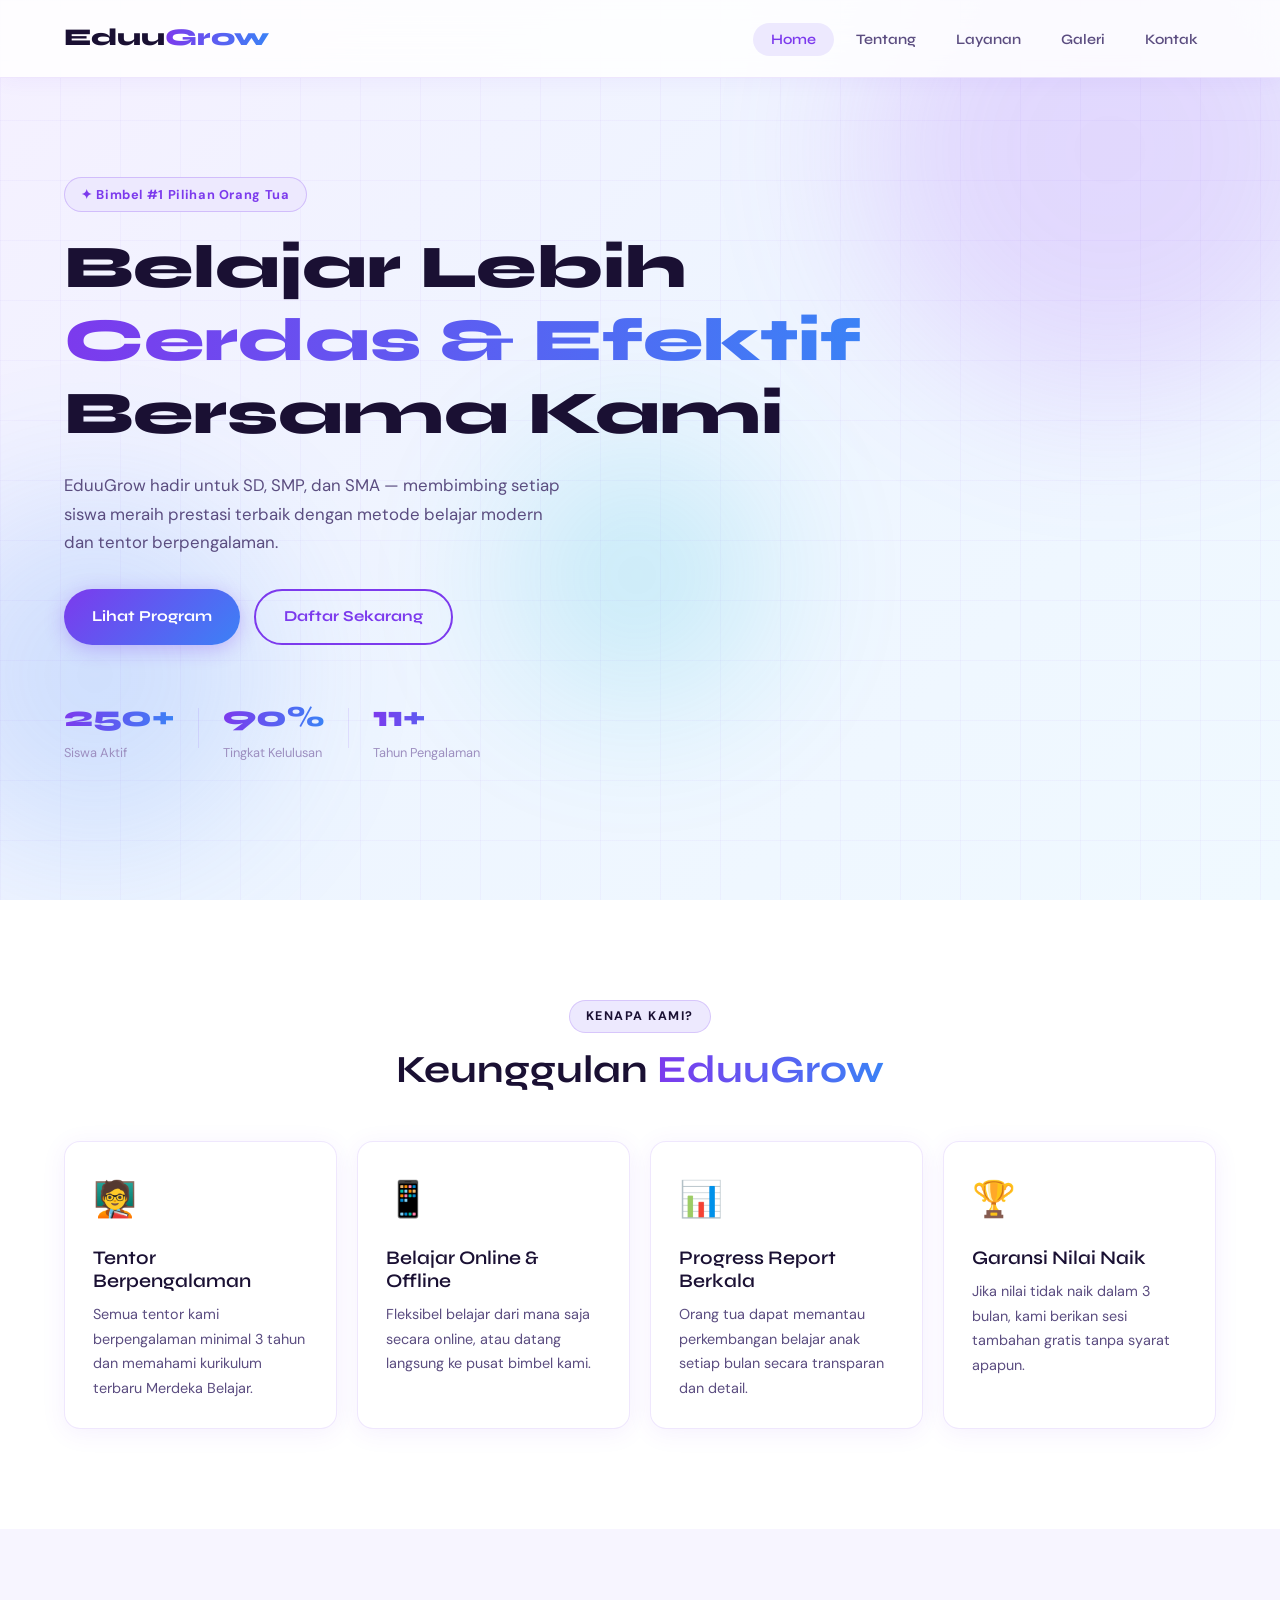
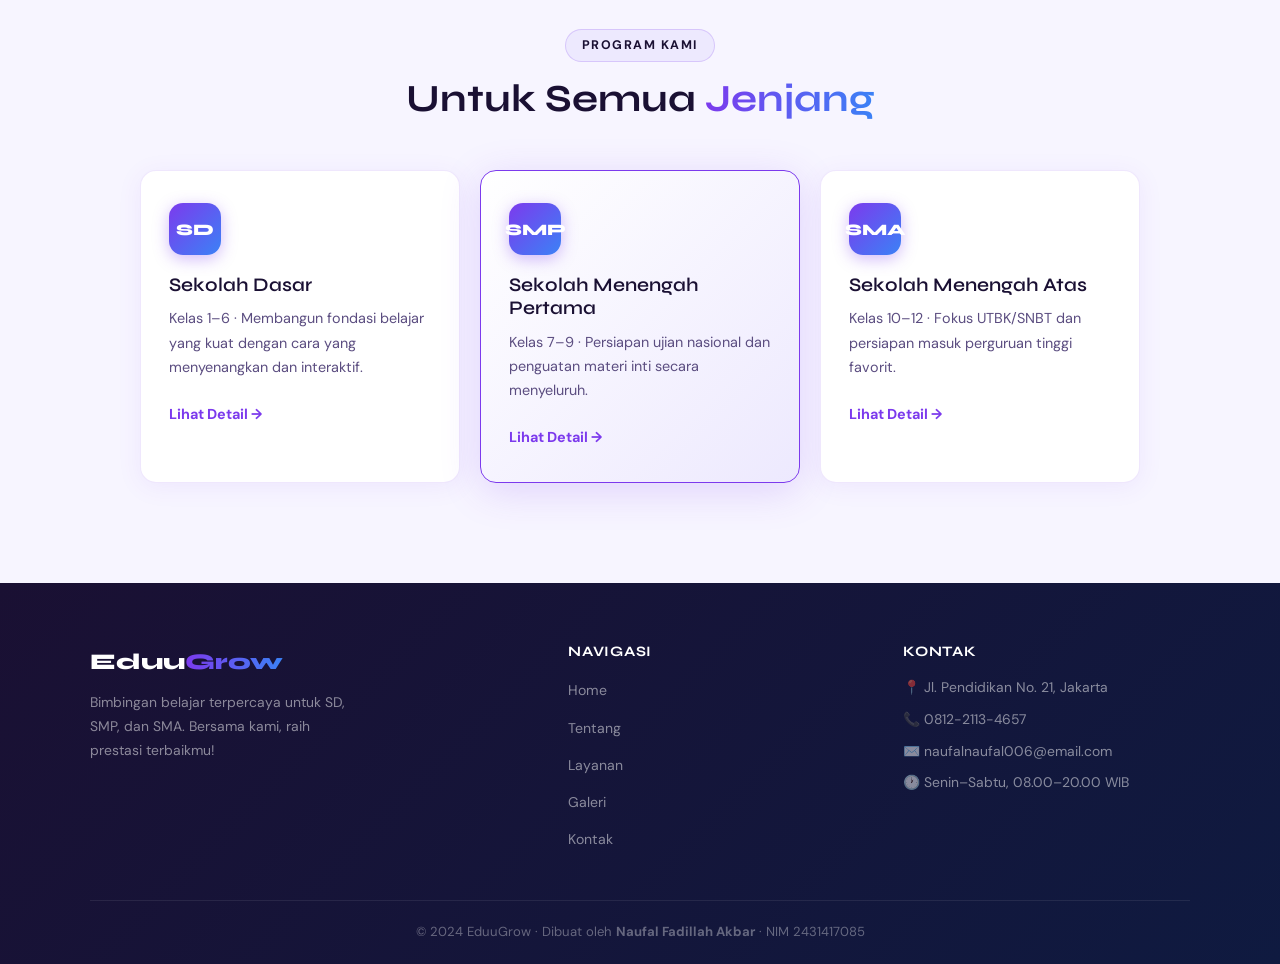
<file: index.html>
<!doctype html>
<html lang="id">
  <head>
    <meta charset="UTF-8" />
    <meta name="viewport" content="width=device-width, initial-scale=1.0" />
    <title>EduuGrow| Bimbingan Belajar Terpercaya</title>
    <link
      href="https://fonts.googleapis.com/css2?family=Syne:wght@400;600;700;800&family=DM+Sans:ital,wght@0,300;0,400;0,500;1,300&display=swap"
      rel="stylesheet"
    />
    <link rel="stylesheet" href="style.css" />
  </head>
  <body>
    <!-- ===== NAVBAR ===== -->
    <header class="navbar" id="navbar">
      <div class="nav-container">
        <a href="index.html" class="logo">Eduu<span>Grow</span></a>
        <nav>
          <ul class="nav-links" id="navLinks">
            <li><a href="index.html" class="active">Home</a></li>
            <li><a href="tentang.html">Tentang</a></li>
            <li><a href="layanan.html">Layanan</a></li>
            <li><a href="galeri.html">Galeri</a></li>
            <li><a href="kontak.html">Kontak</a></li>
          </ul>
        </nav>
        <button class="hamburger" id="hamburger" onclick="toggleMenu()">
          &#9776;
        </button>
      </div>
    </header>

    <!-- ===== HERO ===== -->
    <section class="hero">
      <div class="hero-bg">
        <div class="orb orb1"></div>
        <div class="orb orb2"></div>
        <div class="orb orb3"></div>
        <div class="grid-overlay"></div>
      </div>

      <div class="hero-content">
        <div class="badge">✦ Bimbel #1 Pilihan Orang Tua</div>
        <h1>
          Belajar Lebih<br /><span class="gradient-text">Cerdas & Efektif</span
          ><br />Bersama Kami
        </h1>
        <p>
          EduuGrow hadir untuk SD, SMP, dan SMA — membimbing setiap siswa meraih
          prestasi terbaik dengan metode belajar modern dan tentor
          berpengalaman.
        </p>
        <div class="hero-cta">
          <a href="layanan.html" class="btn-primary">Lihat Program</a>
          <a href="kontak.html" class="btn-outline">Daftar Sekarang</a>
        </div>
        <div class="hero-stats">
          <div class="stat">
            <span class="stat-num">250+</span>
            <span class="stat-label">Siswa Aktif</span>
          </div>
          <div class="stat-divider"></div>
          <div class="stat">
            <span class="stat-num">90%</span>
            <span class="stat-label">Tingkat Kelulusan</span>
          </div>
          <div class="stat-divider"></div>
          <div class="stat">
            <span class="stat-num">11+</span>
            <span class="stat-label">Tahun Pengalaman</span>
          </div>
        </div>
      </div>

      <!-- <div class="hero-visual">
      <div class="card-float card1"><span class="card-icon">📐</span><span>Matematika</span></div>
      <div class="card-float card2"><span class="card-icon">🔬</span><span>IPA Terpadu</span></div>
      <div class="card-float card3"><span class="card-icon">📖</span><span>B. Indonesia</span></div>
      <div class="card-float card4"><span class="card-icon">🌍</span><span>IPS & Geografi</span></div>
      <div class="main-visual-box">
        <div class="visual-inner">
          <div class="visual-icon">🎓</div>
          <p>FadillEdu</p>
          <small>NIM: 21134657</small>
        </div>
      </div>
    </div> -->
    </section>

    <!-- ===== KEUNGGULAN ===== -->
    <section class="features">
      <div class="section-header">
        <p class="section-tag">Kenapa Kami?</p>
        <h2>Keunggulan <span class="gradient-text">EduuGrow</span></h2>
      </div>
      <div class="features-grid">
        <div class="feature-card">
          <div class="feature-icon">🧑‍🏫</div>
          <h3>Tentor Berpengalaman</h3>
          <p>
            Semua tentor kami berpengalaman minimal 3 tahun dan memahami
            kurikulum terbaru Merdeka Belajar.
          </p>
        </div>
        <div class="feature-card">
          <div class="feature-icon">📱</div>
          <h3>Belajar Online & Offline</h3>
          <p>
            Fleksibel belajar dari mana saja secara online, atau datang langsung
            ke pusat bimbel kami.
          </p>
        </div>
        <div class="feature-card">
          <div class="feature-icon">📊</div>
          <h3>Progress Report Berkala</h3>
          <p>
            Orang tua dapat memantau perkembangan belajar anak setiap bulan
            secara transparan dan detail.
          </p>
        </div>
        <div class="feature-card">
          <div class="feature-icon">🏆</div>
          <h3>Garansi Nilai Naik</h3>
          <p>
            Jika nilai tidak naik dalam 3 bulan, kami berikan sesi tambahan
            gratis tanpa syarat apapun.
          </p>
        </div>
      </div>
    </section>

    <!-- ===== JENJANG ===== -->
    <section class="jenjang">
      <div class="section-header">
        <p class="section-tag">Program Kami</p>
        <h2>Untuk Semua <span class="gradient-text">Jenjang</span></h2>
      </div>
      <div class="jenjang-grid">
        <div class="jenjang-card">
          <div class="jenjang-badge">SD</div>
          <h3>Sekolah Dasar</h3>
          <p>
            Kelas 1–6 · Membangun fondasi belajar yang kuat dengan cara yang
            menyenangkan dan interaktif.
          </p>
          <a href="layanan.html" class="card-link">Lihat Detail →</a>
        </div>
        <div class="jenjang-card featured">
          <div class="jenjang-badge">SMP</div>
          <h3>Sekolah Menengah Pertama</h3>
          <p>
            Kelas 7–9 · Persiapan ujian nasional dan penguatan materi inti
            secara menyeluruh.
          </p>
          <a href="layanan.html" class="card-link">Lihat Detail →</a>
        </div>
        <div class="jenjang-card">
          <div class="jenjang-badge">SMA</div>
          <h3>Sekolah Menengah Atas</h3>
          <p>
            Kelas 10–12 · Fokus UTBK/SNBT dan persiapan masuk perguruan tinggi
            favorit.
          </p>
          <a href="layanan.html" class="card-link">Lihat Detail →</a>
        </div>
      </div>
    </section>

    <!-- ===== CTA BANNER ===== -->
    <section class="cta-banner">
      <!-- <div class="cta-inner">
      <div class="cta-content">
        <h2>Siap Raih Prestasi <span class="gradient-text">Terbaik?</span></h2>
        <p>Daftar sekarang dan dapatkan sesi percobaan gratis untuk siswa baru!</p>
        <a href="kontak.html" class="btn-primary">Daftar Gratis Sekarang</a>
      </div>
    </div> -->
    </section>

    <!-- ===== FOOTER ===== -->
    <footer class="footer">
      <div class="footer-inner">
        <div class="footer-brand">
          <a href="index.html" class="logo">Eduu<span>Grow</span></a>
          <p>
            Bimbingan belajar terpercaya untuk SD, SMP, dan SMA. Bersama kami,
            raih prestasi terbaikmu!
          </p>
        </div>
        <div class="footer-links">
          <h4>Navigasi</h4>
          <ul>
            <li><a href="index.html">Home</a></li>
            <li><a href="tentang.html">Tentang</a></li>
            <li><a href="layanan.html">Layanan</a></li>
            <li><a href="galeri.html">Galeri</a></li>
            <li><a href="kontak.html">Kontak</a></li>
          </ul>
        </div>
        <div class="footer-contact">
          <h4>Kontak</h4>
          <p>📍 Jl. Pendidikan No. 21, Jakarta</p>
          <p>📞 0812-2113-4657</p>
          <p>✉️ naufalnaufal006@email.com</p>
          <p>🕐 Senin–Sabtu, 08.00–20.00 WIB</p>
        </div>
      </div>
      <div class="footer-bottom">
        <p>
          © 2024 EduuGrow · Dibuat oleh <strong>Naufal Fadillah Akbar</strong> ·
          NIM 2431417085
        </p>
      </div>
    </footer>

    <script src="script.js"></script>
  </body>
</html>
</file>
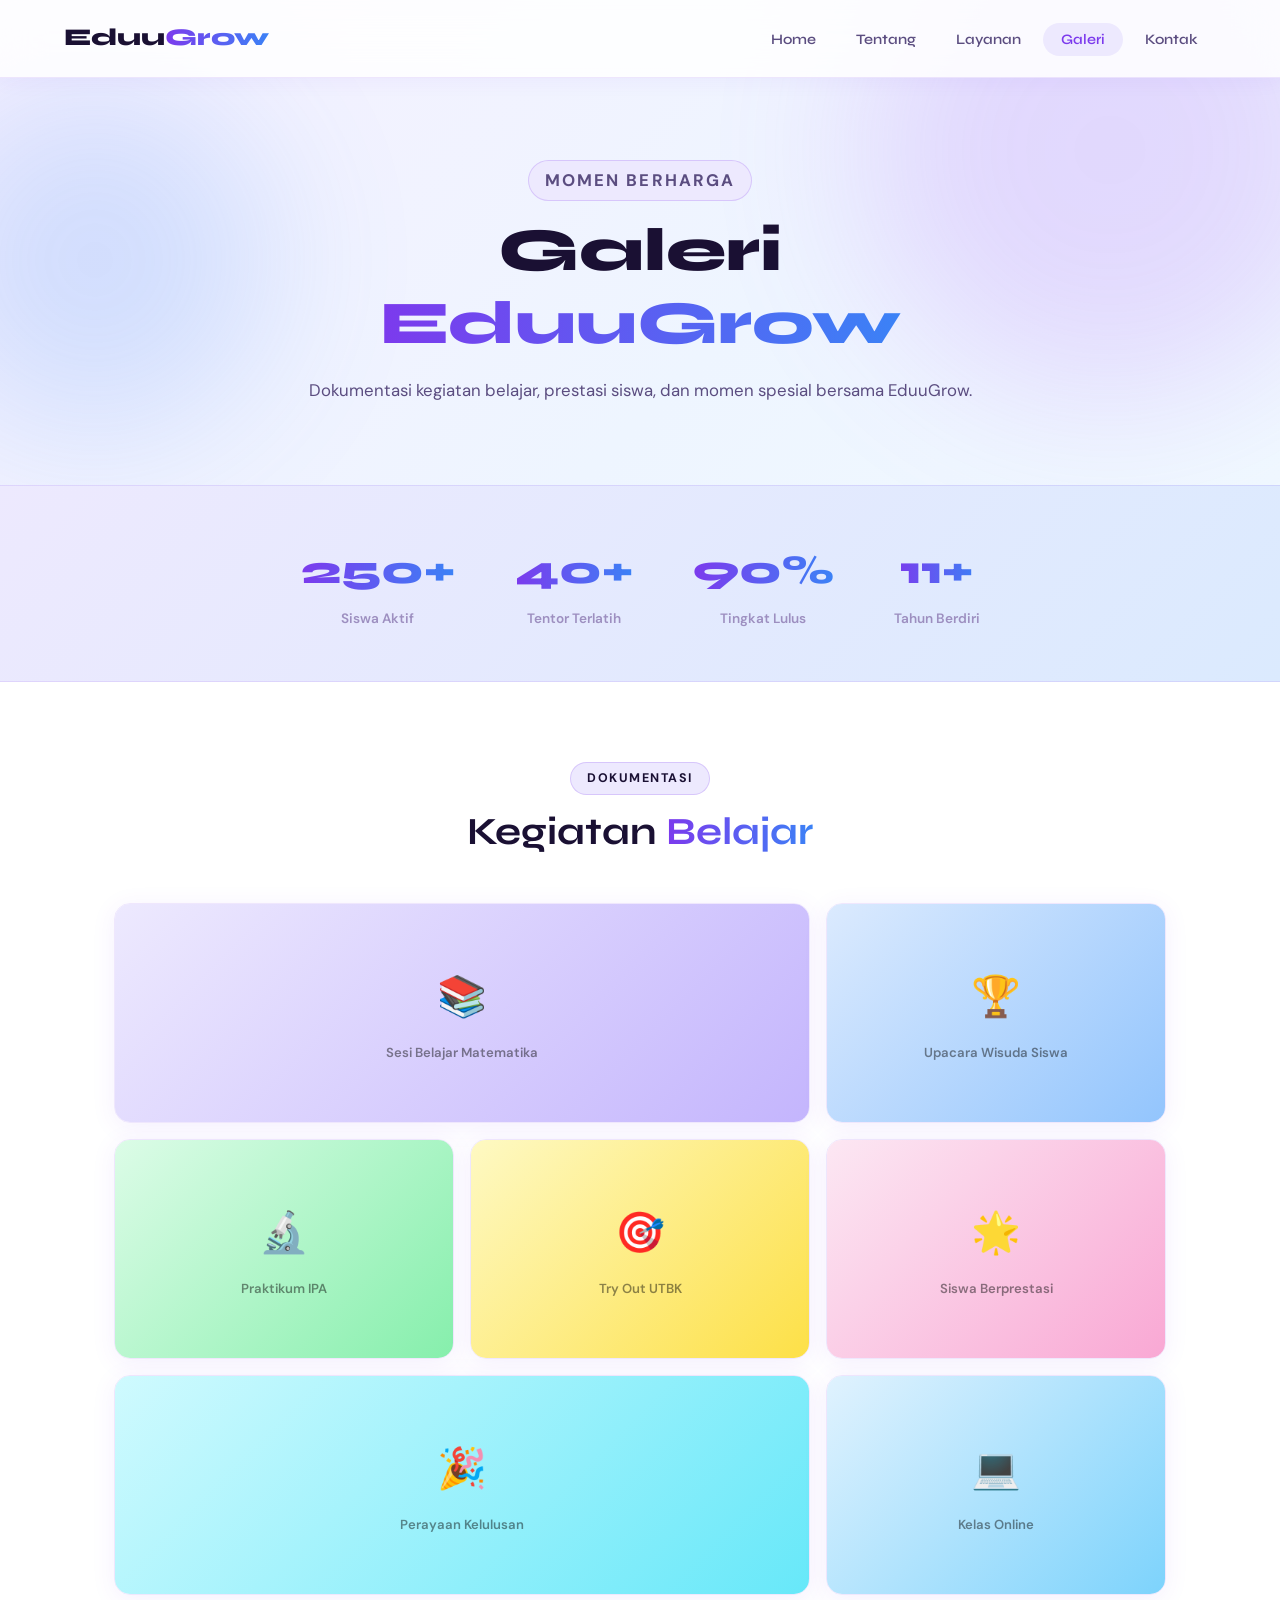
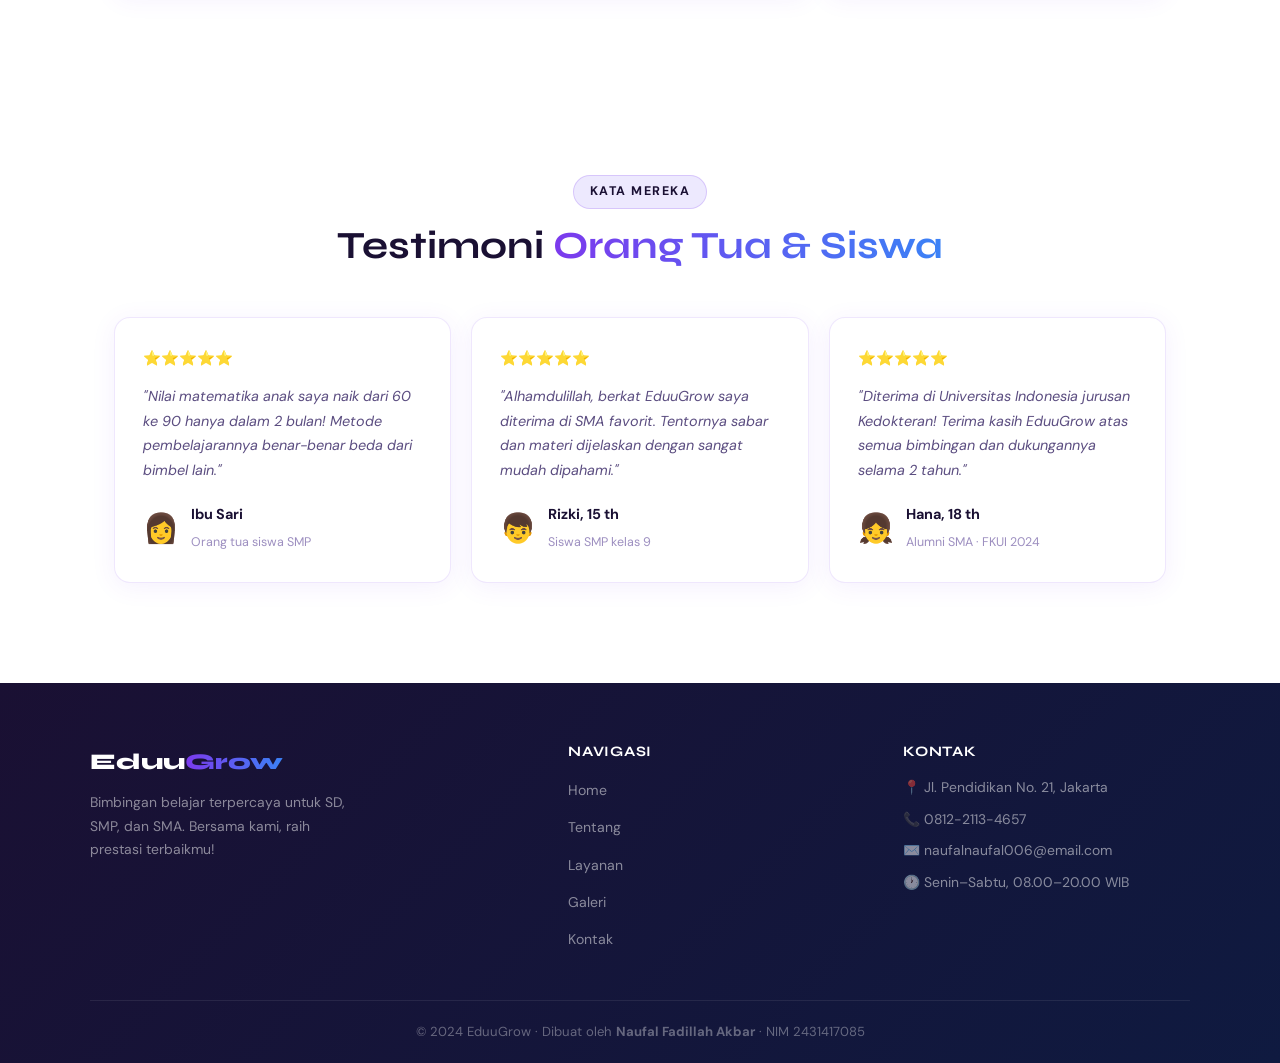
<file: galeri.html>
<!doctype html>
<html lang="id">
  <head>
    <meta charset="UTF-8" />
    <meta name="viewport" content="width=device-width, initial-scale=1.0" />
    <title>Galeri | EduuGrow</title>
    <link
      href="https://fonts.googleapis.com/css2?family=Syne:wght@400;600;700;800&family=DM+Sans:ital,wght@0,300;0,400;0,500;1,300&display=swap"
      rel="stylesheet"
    />
    <link rel="stylesheet" href="style.css" />
  </head>
  <body>
    <!-- ===== NAVBAR ===== -->
    <header class="navbar" id="navbar">
      <div class="nav-container">
        <a href="index.html" class="logo">Eduu<span>Grow</span></a>
        <nav>
          <ul class="nav-links" id="navLinks">
            <li><a href="index.html">Home</a></li>
            <li><a href="tentang.html">Tentang</a></li>
            <li><a href="layanan.html">Layanan</a></li>
            <li><a href="galeri.html" class="active">Galeri</a></li>
            <li><a href="kontak.html">Kontak</a></li>
          </ul>
        </nav>
        <button class="hamburger" id="hamburger" onclick="toggleMenu()">
          &#9776;
        </button>
      </div>
    </header>

    <!-- ===== PAGE HERO ===== -->
    <section class="page-hero">
      <div class="orb orb1"></div>
      <div class="orb orb2"></div>
      <div class="page-hero-content">
        <p class="section-tag">Momen Berharga</p>
        <h1>Galeri <span class="gradient-text">EduuGrow</span></h1>
        <p>
          Dokumentasi kegiatan belajar, prestasi siswa, dan momen spesial
          bersama EduuGrow.
        </p>
      </div>
    </section>

    <!-- ===== STATS BANNER ===== -->
    <section class="stats-banner">
      <div class="stats-row">
        <div class="stat-box">
          <span class="stat-big">250+</span>
          <span>Siswa Aktif</span>
        </div>
        <div class="stat-box">
          <span class="stat-big">40+</span>
          <span>Tentor Terlatih</span>
        </div>
        <div class="stat-box">
          <span class="stat-big">90%</span>
          <span>Tingkat Lulus</span>
        </div>
        <div class="stat-box">
          <span class="stat-big">11+</span>
          <span>Tahun Berdiri</span>
        </div>
      </div>
    </section>

    <!-- ===== GALERI GRID ===== -->
    <section class="galeri-section">
      <div class="section-header">
        <p class="section-tag">Dokumentasi</p>
        <h2>Kegiatan <span class="gradient-text">Belajar</span></h2>
      </div>

      <div class="galeri-grid">
        <div
          class="galeri-item large"
          onclick="
            openModal('📚', 'Sesi Belajar Matematika', 'Kelas SMP · 2024', 'g1')
          "
        >
          <div class="galeri-placeholder g1">
            <span class="g-icon">📚</span>
            <span class="g-caption">Sesi Belajar Matematika</span>
          </div>
          <div class="galeri-overlay">
            <p>Sesi Belajar Matematika</p>
            <small>Kelas SMP · 2024</small>
          </div>
        </div>

        <div
          class="galeri-item"
          onclick="
            openModal('🏆', 'Wisuda Angkatan 2023', 'Event Tahunan', 'g2')
          "
        >
          <div class="galeri-placeholder g2">
            <span class="g-icon">🏆</span>
            <span class="g-caption">Upacara Wisuda Siswa</span>
          </div>
          <div class="galeri-overlay">
            <p>Wisuda Angkatan 2023</p>
            <small>Event Tahunan</small>
          </div>
        </div>

        <div
          class="galeri-item"
          onclick="
            openModal('🔬', 'Praktikum IPA Seru', 'Kelas SD · 2024', 'g3')
          "
        >
          <div class="galeri-placeholder g3">
            <span class="g-icon">🔬</span>
            <span class="g-caption">Praktikum IPA</span>
          </div>
          <div class="galeri-overlay">
            <p>Praktikum IPA Seru</p>
            <small>Kelas SD · 2024</small>
          </div>
        </div>

        <div
          class="galeri-item"
          onclick="openModal('🎯', 'Try Out UTBK 2024', '200 Peserta', 'g4')"
        >
          <div class="galeri-placeholder g4">
            <span class="g-icon">🎯</span>
            <span class="g-caption">Try Out UTBK</span>
          </div>
          <div class="galeri-overlay">
            <p>Try Out UTBK 2024</p>
            <small>200 Peserta</small>
          </div>
        </div>

<div
          class="galeri-item"
          onclick="
            openModal(
              '🌟',
              'Penghargaan Siswa Terbaik',
              'Semester Ganjil 2024',
              'g5',
            )
          "
        >
          <div class="galeri-placeholder g5">
            <span class="g-icon">🌟</span>
            <span class="g-caption">Siswa Berprestasi</span>
          </div>
          <div class="galeri-overlay">
            <p>Penghargaan Siswa Terbaik</p>
            <small>Semester Ganjil 2024</small>
          </div>
        </div>

        <div
          class="galeri-item large"
          onclick="
            openModal('🎉', 'Perayaan Kelulusan 2024', 'Semua Jenjang', 'g6')
          "
        >
          <div class="galeri-placeholder g6">
            <span class="g-icon">🎉</span>
            <span class="g-caption">Perayaan Kelulusan</span>
          </div>
          <div class="galeri-overlay">
            <p>Perayaan Kelulusan 2024</p>
            <small>Semua Jenjang</small>
          </div>
        </div>

        <div
          class="galeri-item"
          onclick="
            openModal('💻', 'Sesi Belajar Online', 'Live Class Zoom', 'g7')
          "
        >
          <div class="galeri-placeholder g7">
            <span class="g-icon">💻</span>
            <span class="g-caption">Kelas Online</span>
          </div>
          <div class="galeri-overlay">
            <p>Sesi Belajar Online</p>
            <small>Live Class Zoom</small>
          </div>
        </div>

    </section>

    <!-- ===== TESTIMONIAL ===== -->
    <section class="testimonial">
      <div class="section-header">
        <p class="section-tag">Kata Mereka</p>
        <h2>Testimoni <span class="gradient-text">Orang Tua & Siswa</span></h2>
      </div>
      <div class="testi-grid">
        <div class="testi-card">
          <div class="testi-stars">⭐⭐⭐⭐⭐</div>
          <p>
            "Nilai matematika anak saya naik dari 60 ke 90 hanya dalam 2 bulan!
            Metode pembelajarannya benar-benar beda dari bimbel lain."
          </p>
          <div class="testi-author">
            <div class="testi-avatar">👩</div>
            <div>
              <strong>Ibu Sari</strong>
              <small>Orang tua siswa SMP</small>
            </div>
          </div>
        </div>
        <div class="testi-card">
          <div class="testi-stars">⭐⭐⭐⭐⭐</div>
          <p>
            "Alhamdulillah, berkat EduuGrow saya diterima di SMA favorit.
            Tentornya sabar dan materi dijelaskan dengan sangat mudah dipahami."
          </p>
          <div class="testi-author">
            <div class="testi-avatar">👦</div>
            <div>
              <strong>Rizki, 15 th</strong>
              <small>Siswa SMP kelas 9</small>
            </div>
          </div>
        </div>
        <div class="testi-card">
          <div class="testi-stars">⭐⭐⭐⭐⭐</div>
          <p>
            "Diterima di Universitas Indonesia jurusan Kedokteran! Terima kasih
            EduuGrow atas semua bimbingan dan dukungannya selama 2 tahun."
          </p>
          <div class="testi-author">
            <div class="testi-avatar">👧</div>
            <div>
              <strong>Hana, 18 th</strong>
              <small>Alumni SMA · FKUI 2024</small>
            </div>
          </div>
        </div>
      </div>
    </section>

    <!-- ===== MODAL ===== -->
    <div class="modal-overlay" id="modalOverlay" onclick="closeModal()">
      <div class="modal-content" onclick="event.stopPropagation()">
        <button class="modal-close" onclick="closeModal()">✕</button>
        <div class="modal-img" id="modalImg"></div>
        <div class="modal-info" id="modalInfo"></div>
      </div>
    </div>

    <!-- ===== FOOTER ===== -->
    <footer class="footer">
      <div class="footer-inner">
        <div class="footer-brand">
          <a href="index.html" class="logo">Eduu<span>Grow</span></a>
          <p>
            Bimbingan belajar terpercaya untuk SD, SMP, dan SMA. Bersama kami,
            raih prestasi terbaikmu!
          </p>
        </div>
        <div class="footer-links">
          <h4>Navigasi</h4>
          <ul>
            <li><a href="index.html">Home</a></li>
            <li><a href="tentang.html">Tentang</a></li>
            <li><a href="layanan.html">Layanan</a></li>
            <li><a href="galeri.html">Galeri</a></li>
            <li><a href="kontak.html">Kontak</a></li>
          </ul>
        </div>
        <div class="footer-contact">
          <h4>Kontak</h4>
          <p>📍 Jl. Pendidikan No. 21, Jakarta</p>
          <p>📞 0812-2113-4657</p>
          <p>✉️ naufalnaufal006@email.com</p>
          <p>🕐 Senin–Sabtu, 08.00–20.00 WIB</p>
        </div>
      </div>
      <div class="footer-bottom">
        <p>
          © 2024 EduuGrow · Dibuat oleh <strong>Naufal Fadillah Akbar</strong> ·
          NIM 2431417085
        </p>
      </div>
    </footer>

    <script src="script.js"></script>
  </body>
</html>
</file>
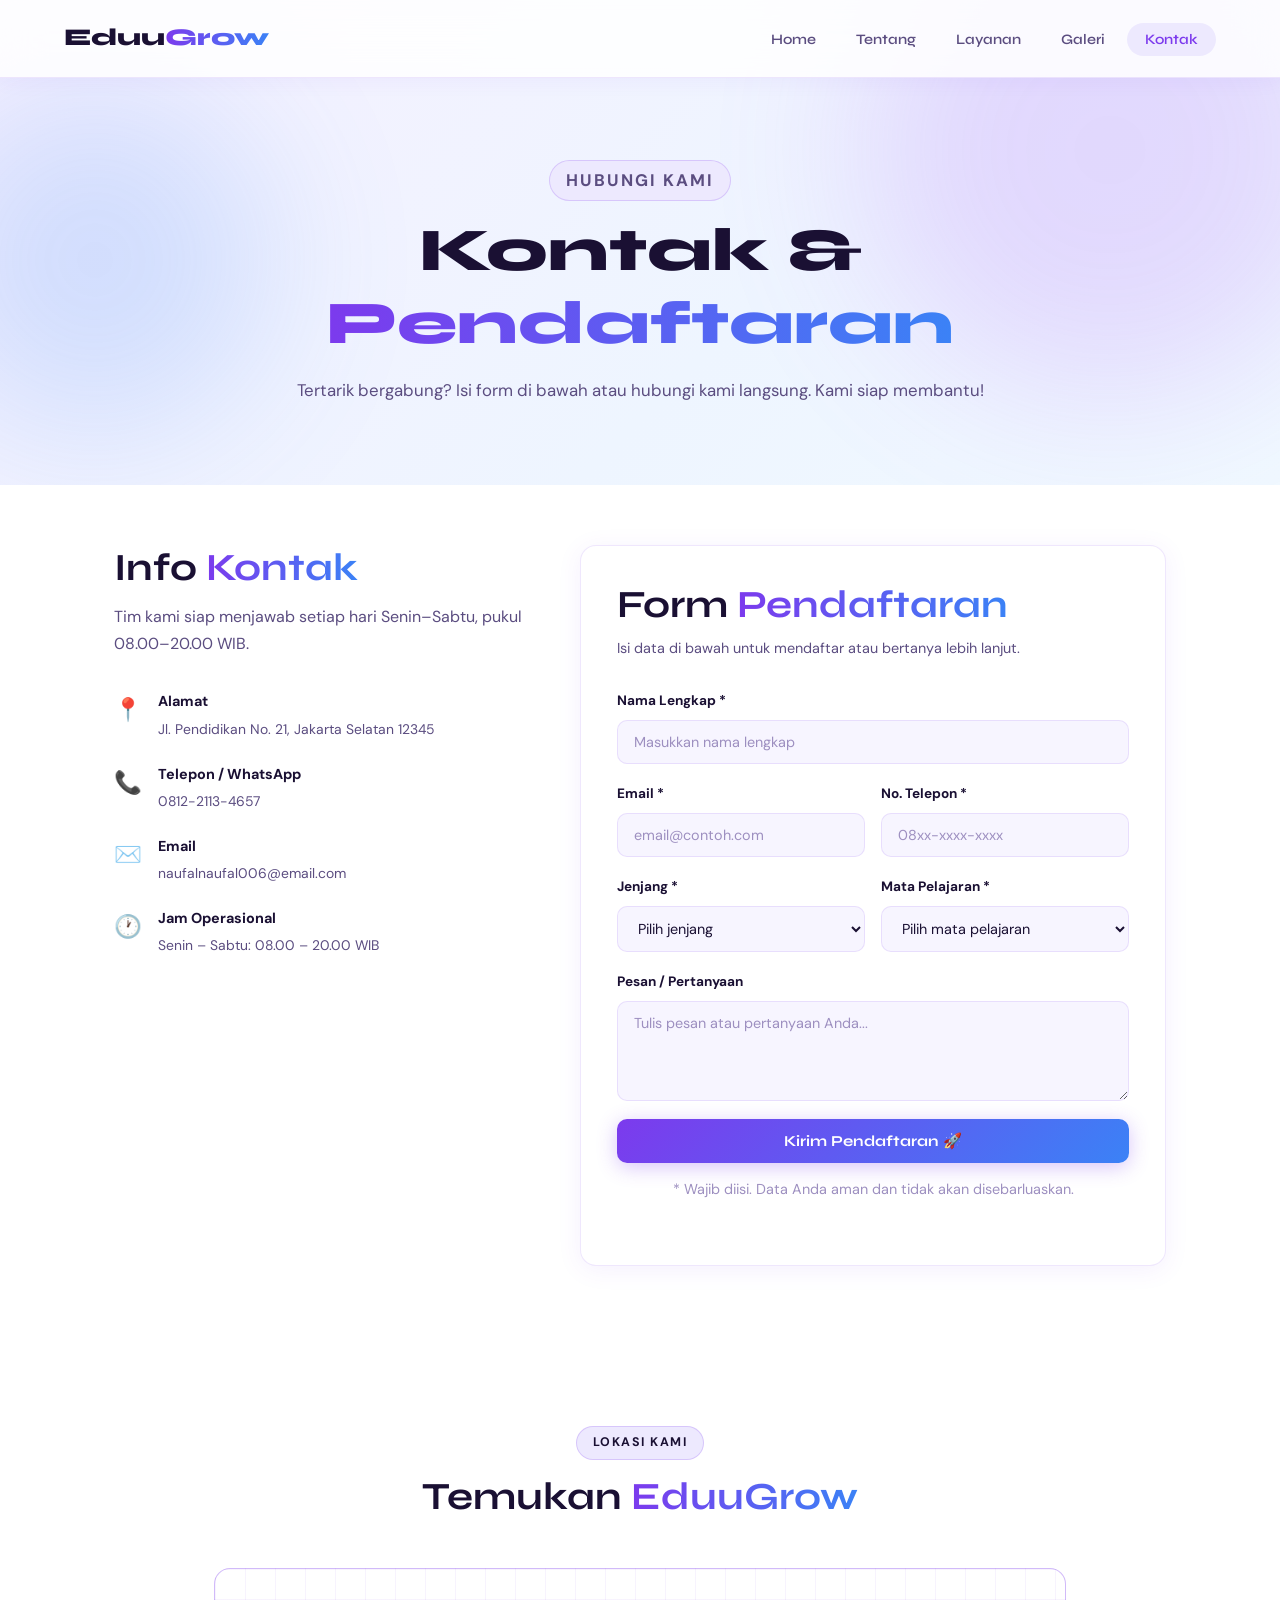
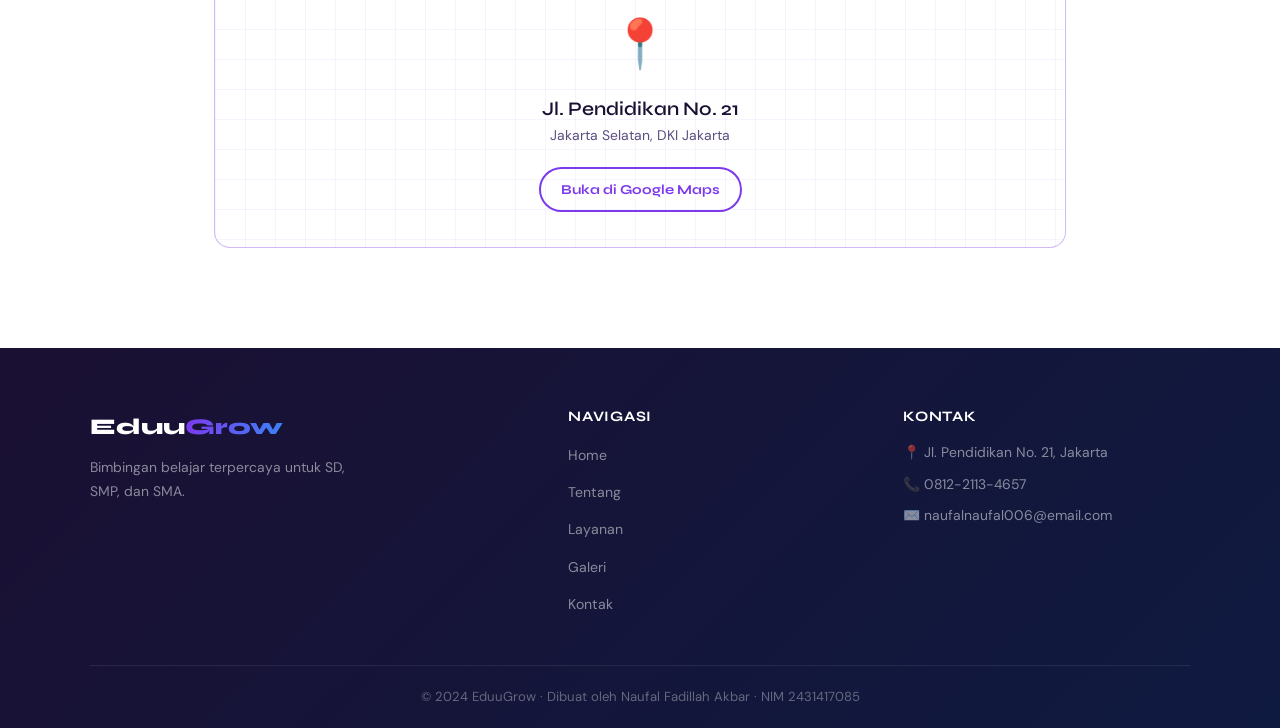
<file: kontak.html>
<!doctype html>
<html lang="id">
  <head>
    <meta charset="UTF-8" />
    <meta name="viewport" content="width=device-width, initial-scale=1.0" />
    <title>Kontak | EdueGrow</title>
    <link
      href="https://fonts.googleapis.com/css2?family=Syne:wght@400;600;700;800&family=DM+Sans:ital,wght@0,300;0,400;0,500;1,300&display=swap"
      rel="stylesheet"
    />
    <link rel="stylesheet" href="style.css" />
  </head>
  <body>
    <header class="navbar" id="navbar">
      <div class="nav-container">
        <a href="index.html" class="logo">Eduu<span>Grow</span></a>
        <nav>
          <ul class="nav-links" id="navLinks">
            <li><a href="index.html">Home</a></li>
            <li><a href="tentang.html">Tentang</a></li>
            <li><a href="layanan.html">Layanan</a></li>
            <li><a href="galeri.html">Galeri</a></li>
            <li><a href="kontak.html" class="active">Kontak</a></li>
          </ul>
        </nav>
        <button class="hamburger" id="hamburger" onclick="toggleMenu()">
          &#9776;
        </button>
      </div>
    </header>

    <section class="page-hero">
      <div class="orb orb1"></div>
      <div class="orb orb2"></div>
      <div class="page-hero-content">
        <p class="section-tag">Hubungi Kami</p>
        <h1>Kontak & <span class="gradient-text">Pendaftaran</span></h1>
        <p>
          Tertarik bergabung? Isi form di bawah atau hubungi kami langsung. Kami
          siap membantu!
        </p>
      </div>
    </section>

    <section class="kontak-section">
      <div class="kontak-grid">
        <div class="kontak-info">
          <h2>Info <span class="gradient-text">Kontak</span></h2>
          <p>
            Tim kami siap menjawab setiap hari Senin–Sabtu, pukul 08.00–20.00
            WIB.
          </p>
          <div class="info-items">
            <div class="info-item">
              <div class="info-icon">📍</div>
              <div>
                <strong>Alamat</strong>
                <p>Jl. Pendidikan No. 21, Jakarta Selatan 12345</p>
              </div>
            </div>
            <div class="info-item">
              <div class="info-icon">📞</div>
              <div>
                <strong>Telepon / WhatsApp</strong>
                <p>0812-2113-4657</p>
              </div>
            </div>
            <div class="info-item">
              <div class="info-icon">✉️</div>
              <div>
                <strong>Email</strong>
                <p>naufalnaufal006@email.com</p>
              </div>
            </div>
            <div class="info-item">
              <div class="info-icon">🕐</div>
              <div>
                <strong>Jam Operasional</strong>
                <p>Senin – Sabtu: 08.00 – 20.00 WIB</p>
              </div>
            </div>
          </div>
          <!-- <div class="sosmed">
            <p>Ikuti Kami:</p>
            <div class="sosmed-links">
              <a href="#" class="sosmed-btn">📘 Facebook</a>
              <a href="#" class="sosmed-btn">📸 Instagram</a>
              <a href="#" class="sosmed-btn">▶️ YouTube</a>
            </div>
          </div> -->
        </div>

        <div class="kontak-form-box">
          <h2>Form <span class="gradient-text">Pendaftaran</span></h2>
          <p>Isi data di bawah untuk mendaftar atau bertanya lebih lanjut.</p>
          <div class="form-group">
            <label for="nama">Nama Lengkap *</label>
            <input type="text" id="nama" placeholder="Masukkan nama lengkap" />
          </div>
          <div class="form-row">
            <div class="form-group">
              <label for="email">Email *</label>
              <input type="email" id="email" placeholder="email@contoh.com" />
            </div>
            <div class="form-group">
              <label for="telepon">No. Telepon *</label>
              <input type="tel" id="telepon" placeholder="08xx-xxxx-xxxx" />
            </div>
          </div>
          <div class="form-row">
            <div class="form-group">
              <label for="jenjang">Jenjang *</label>
              <select id="jenjang">
                <option value="">Pilih jenjang</option>
                <option value="sd">SD (Kelas 1–6)</option>
                <option value="smp">SMP (Kelas 7–9)</option>
                <option value="sma">SMA (Kelas 10–12)</option>
              </select>
            </div>
            <div class="form-group">
              <label for="mapel">Mata Pelajaran *</label>
              <select id="mapel">
                <option value="">Pilih mata pelajaran</option>
                <option value="matematika">Matematika</option>
                <option value="ipa">IPA / Fisika / Kimia</option>
                <option value="ips">IPS / Ekonomi</option>
                <option value="bindo">Bahasa Indonesia</option>
                <option value="bing">Bahasa Inggris</option>
              </select>
            </div>
          </div>
          <div class="form-group">
            <label for="pesan">Pesan / Pertanyaan</label>
            <textarea
              id="pesan"
              rows="4"
              placeholder="Tulis pesan atau pertanyaan Anda..."
            ></textarea>
          </div>
          <button class="btn-primary full" onclick="submitForm()">
            Kirim Pendaftaran 🚀
          </button>
          <p class="form-note">
            * Wajib diisi. Data Anda aman dan tidak akan disebarluaskan.
          </p>
        </div>
      </div>
    </section>

    <section class="map-section">
      <div class="section-header">
        <p class="section-tag">Lokasi Kami</p>
        <h2>Temukan <span class="gradient-text">EduuGrow</span></h2>
      </div>
      <div class="map-placeholder">
        <div class="map-inner">
          <span class="map-icon">📍</span>
          <h3>Jl. Pendidikan No. 21</h3>
          <p>Jakarta Selatan, DKI Jakarta</p>
          <a
            href="https://maps.google.com"
            target="_blank"
            class="btn-outline small"
            >Buka di Google Maps</a
          >
        </div>
      </div>
    </section>

    <footer class="footer">
      <div class="footer-inner">
        <div class="footer-brand">
          <a href="index.html" class="logo">Eduu<span>Grow</span></a>
          <p>Bimbingan belajar terpercaya untuk SD, SMP, dan SMA.</p>
        </div>
        <div class="footer-links">
          <h4>Navigasi</h4>
          <ul>
            <li><a href="index.html">Home</a></li>
            <li><a href="tentang.html">Tentang</a></li>
            <li><a href="layanan.html">Layanan</a></li>
            <li><a href="galeri.html">Galeri</a></li>
            <li><a href="kontak.html">Kontak</a></li>
          </ul>
        </div>
        <div class="footer-contact">
          <h4>Kontak</h4>
          <p>📍 Jl. Pendidikan No. 21, Jakarta</p>
          <p>📞 0812-2113-4657</p>
          <p>✉️ naufalnaufal006@email.com</p>
        </div>
      </div>
      <div class="footer-bottom">
        <p>
          © 2024 EduuGrow · Dibuat oleh Naufal Fadillah Akbar · NIM 2431417085
        </p>
      </div>
    </footer>

    <script src="script.js"></script>
  </body>
</html>
</file>
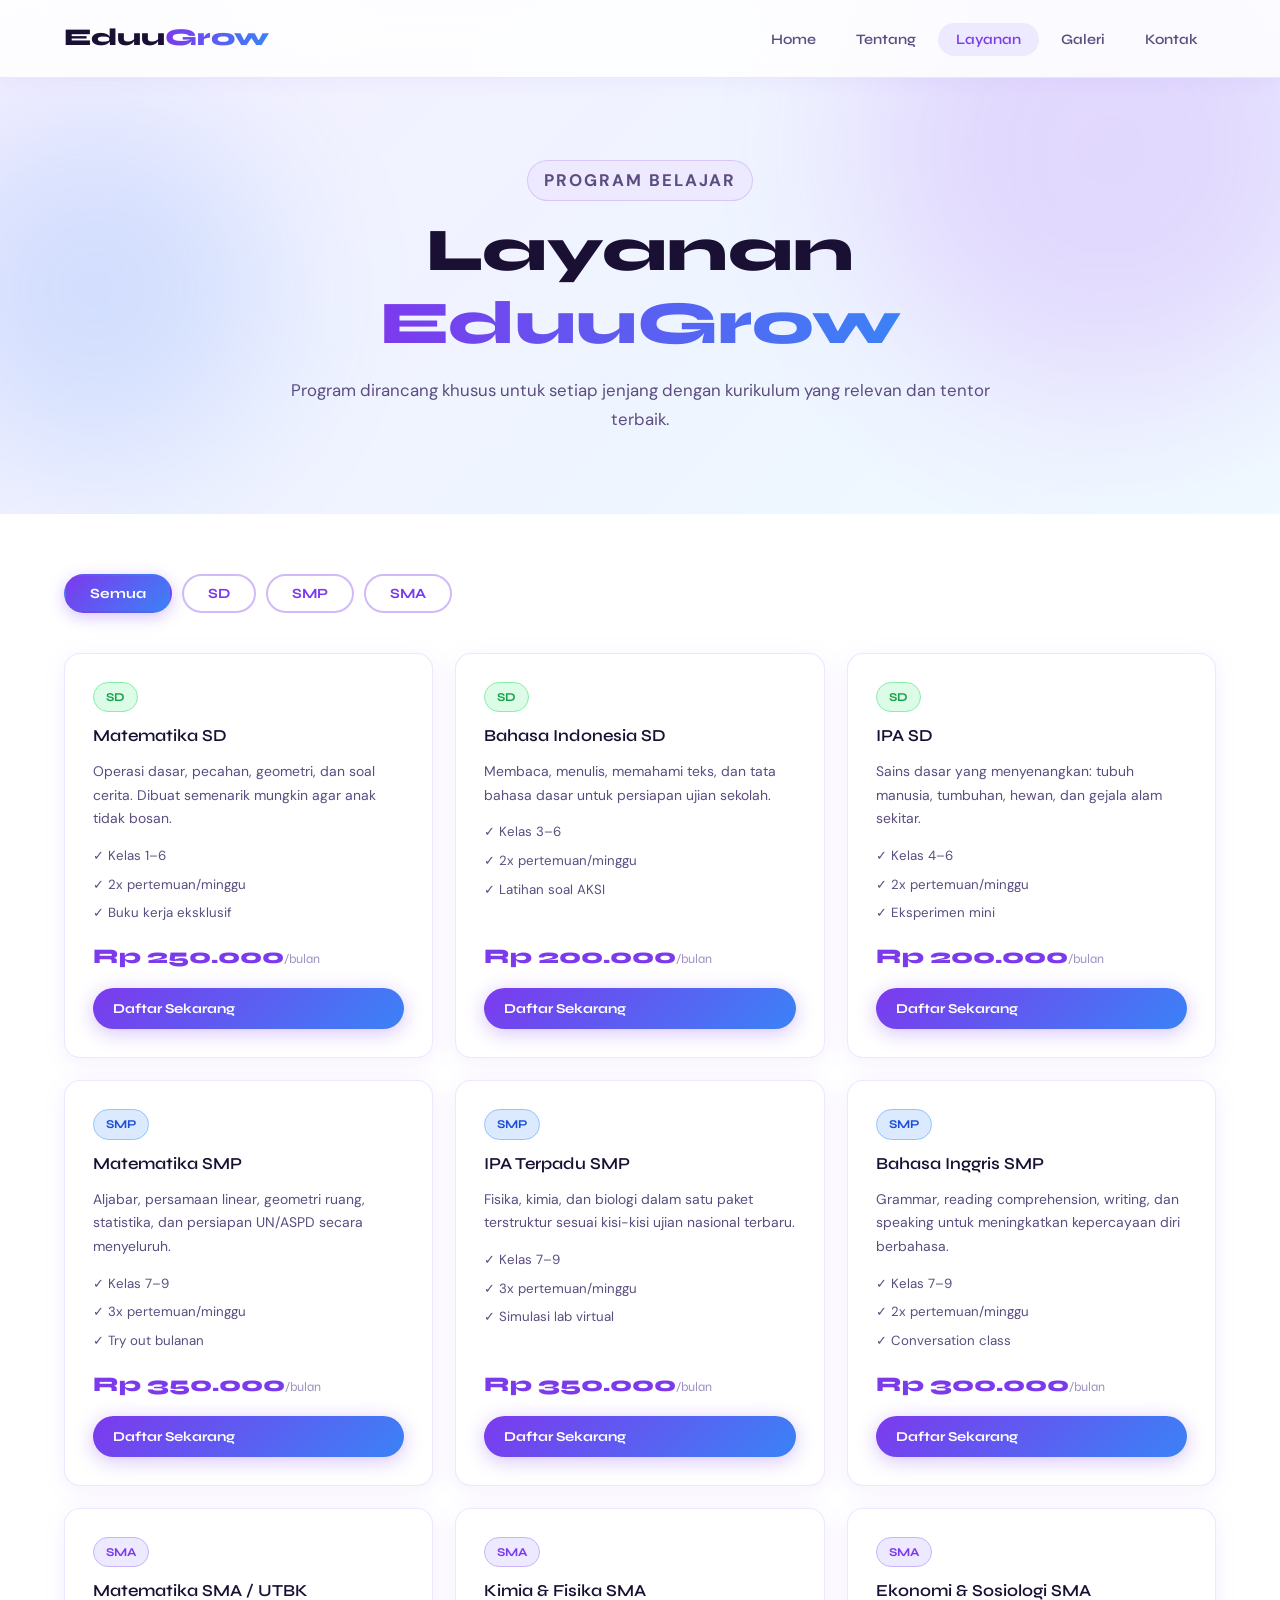
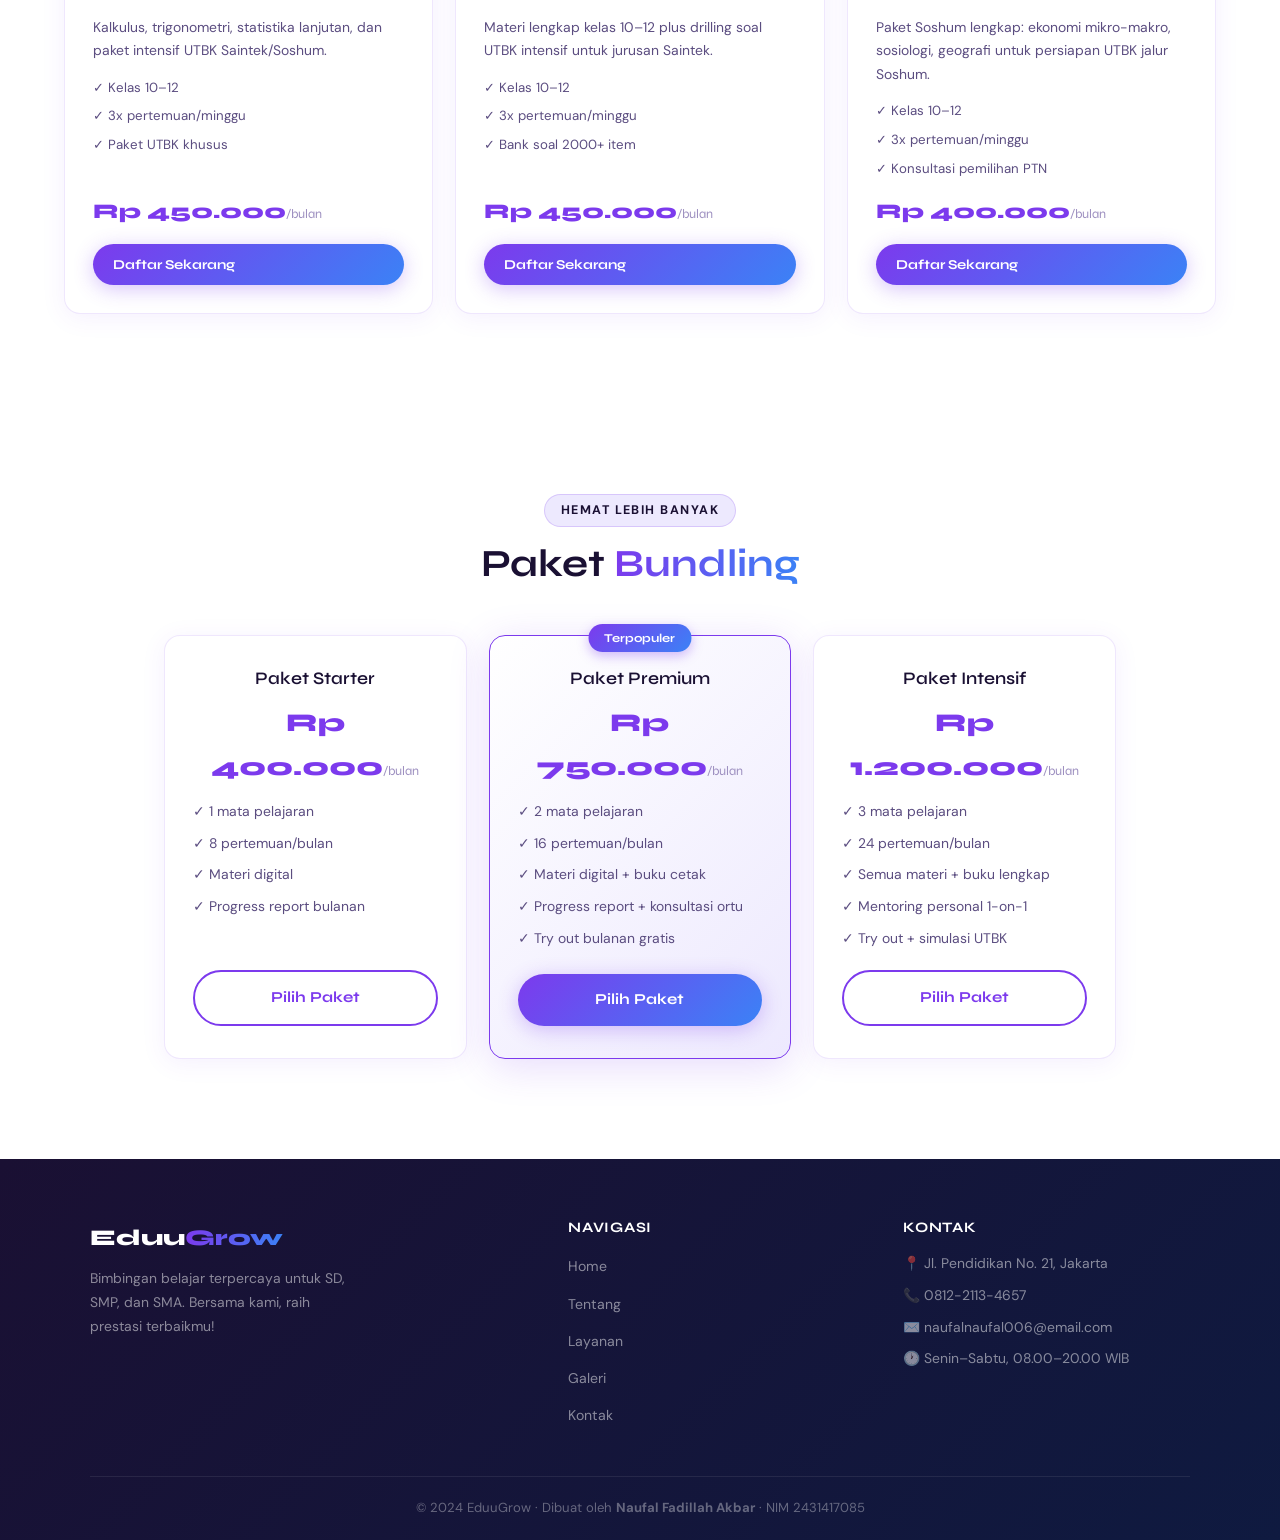
<file: layanan.html>
<!doctype html>
<html lang="id">
  <head>
    <meta charset="UTF-8" />
    <meta name="viewport" content="width=device-width, initial-scale=1.0" />
    <title>Layanan | EduuGrow</title>
    <link
      href="https://fonts.googleapis.com/css2?family=Syne:wght@400;600;700;800&family=DM+Sans:ital,wght@0,300;0,400;0,500;1,300&display=swap"
      rel="stylesheet"
    />
    <link rel="stylesheet" href="style.css" />
  </head>
  <body>
    <!-- ===== NAVBAR ===== -->
    <header class="navbar" id="navbar">
      <div class="nav-container">
        <a href="index.html" class="logo">Eduu<span>Grow</span></a>
        <nav>
          <ul class="nav-links" id="navLinks">
            <li><a href="index.html">Home</a></li>
            <li><a href="tentang.html">Tentang</a></li>
            <li><a href="layanan.html" class="active">Layanan</a></li>
            <li><a href="galeri.html">Galeri</a></li>
            <li><a href="kontak.html">Kontak</a></li>
          </ul>
        </nav>
        <button class="hamburger" id="hamburger" onclick="toggleMenu()">
          &#9776;
        </button>
      </div>
    </header>

    <!-- ===== PAGE HERO ===== -->
    <section class="page-hero">
      <div class="orb orb1"></div>
      <div class="orb orb2"></div>
      <div class="page-hero-content">
        <p class="section-tag">Program Belajar</p>
        <h1>Layanan <span class="gradient-text">EduuGrow</span></h1>
        <p>
          Program dirancang khusus untuk setiap jenjang dengan kurikulum yang
          relevan dan tentor terbaik.
        </p>
      </div>
    </section>

    <!-- ===== LAYANAN + FILTER ===== -->
    <section class="layanan-section">
      <!-- Filter Tabs -->
      <div class="tab-container">
        <button class="tab-btn active" onclick="filterLayanan('all', this)">
          Semua
        </button>
        <button class="tab-btn" onclick="filterLayanan('sd', this)">SD</button>
        <button class="tab-btn" onclick="filterLayanan('smp', this)">
          SMP
        </button>
        <button class="tab-btn" onclick="filterLayanan('sma', this)">
          SMA
        </button>
      </div>

      <!-- Kartu Layanan -->
      <div class="layanan-grid" id="layananGrid">
        <!-- ── SD ── -->
        <div class="layanan-card" data-level="sd">
          <div class="layanan-header sd">
            <span class="level-badge">SD</span>
            <!-- <div class="layanan-icon">📐</div> -->
          </div>
          <h3>Matematika SD</h3>
          <p>
            Operasi dasar, pecahan, geometri, dan soal cerita. Dibuat semenarik
            mungkin agar anak tidak bosan.
          </p>
          <ul class="layanan-list">
            <li>✓ Kelas 1–6</li>
            <li>✓ 2x pertemuan/minggu</li>
            <li>✓ Buku kerja eksklusif</li>
          </ul>
          <div class="layanan-price">Rp 250.000<span>/bulan</span></div>
          <a href="kontak.html" class="btn-primary small">Daftar Sekarang</a>
        </div>

        <div class="layanan-card" data-level="sd">
          <div class="layanan-header sd">
            <span class="level-badge">SD</span>
            <!-- <div class="layanan-icon">📖</div> -->
          </div>
          <h3>Bahasa Indonesia SD</h3>
          <p>
            Membaca, menulis, memahami teks, dan tata bahasa dasar untuk
            persiapan ujian sekolah.
          </p>
          <ul class="layanan-list">
            <li>✓ Kelas 3–6</li>
            <li>✓ 2x pertemuan/minggu</li>
            <li>✓ Latihan soal AKSI</li>
          </ul>
          <div class="layanan-price">Rp 200.000<span>/bulan</span></div>
          <a href="kontak.html" class="btn-primary small">Daftar Sekarang</a>
        </div>

        <div class="layanan-card" data-level="sd">
          <div class="layanan-header sd">
            <span class="level-badge">SD</span>
            <!-- <div class="layanan-icon">🌿</div> -->
          </div>
          <h3>IPA SD</h3>
          <p>
            Sains dasar yang menyenangkan: tubuh manusia, tumbuhan, hewan, dan
            gejala alam sekitar.
          </p>
          <ul class="layanan-list">
            <li>✓ Kelas 4–6</li>
            <li>✓ 2x pertemuan/minggu</li>
            <li>✓ Eksperimen mini</li>
          </ul>
          <div class="layanan-price">Rp 200.000<span>/bulan</span></div>
          <a href="kontak.html" class="btn-primary small">Daftar Sekarang</a>
        </div>

        <!-- ── SMP ── -->
        <div class="layanan-card" data-level="smp">
          <div class="layanan-header smp">
            <span class="level-badge">SMP</span>
            <!-- <div class="layanan-icon">🔢</div> -->
          </div>
          <h3>Matematika SMP</h3>
          <p>
            Aljabar, persamaan linear, geometri ruang, statistika, dan persiapan
            UN/ASPD secara menyeluruh.
          </p>
          <ul class="layanan-list">
            <li>✓ Kelas 7–9</li>
            <li>✓ 3x pertemuan/minggu</li>
            <li>✓ Try out bulanan</li>
          </ul>
          <div class="layanan-price">Rp 350.000<span>/bulan</span></div>
          <a href="kontak.html" class="btn-primary small">Daftar Sekarang</a>
        </div>

        <div class="layanan-card" data-level="smp">
          <div class="layanan-header smp">
            <span class="level-badge">SMP</span>
            <!-- <div class="layanan-icon">🔬</div> -->
          </div>
          <h3>IPA Terpadu SMP</h3>
          <p>
            Fisika, kimia, dan biologi dalam satu paket terstruktur sesuai
            kisi-kisi ujian nasional terbaru.
          </p>
          <ul class="layanan-list">
            <li>✓ Kelas 7–9</li>
            <li>✓ 3x pertemuan/minggu</li>
            <li>✓ Simulasi lab virtual</li>
          </ul>
          <div class="layanan-price">Rp 350.000<span>/bulan</span></div>
          <a href="kontak.html" class="btn-primary small">Daftar Sekarang</a>
        </div>

        <div class="layanan-card" data-level="smp">
          <div class="layanan-header smp">
            <span class="level-badge">SMP</span>
            <!-- <div class="layanan-icon">🌐</div> -->
          </div>
          <h3>Bahasa Inggris SMP</h3>
          <p>
            Grammar, reading comprehension, writing, dan speaking untuk
            meningkatkan kepercayaan diri berbahasa.
          </p>
          <ul class="layanan-list">
            <li>✓ Kelas 7–9</li>
            <li>✓ 2x pertemuan/minggu</li>
            <li>✓ Conversation class</li>
          </ul>
          <div class="layanan-price">Rp 300.000<span>/bulan</span></div>
          <a href="kontak.html" class="btn-primary small">Daftar Sekarang</a>
        </div>

        <!-- ── SMA ── -->
        <div class="layanan-card" data-level="sma">
          <div class="layanan-header sma">
            <span class="level-badge">SMA</span>
            <!-- <div class="layanan-icon">📊</div> -->
          </div>
          <h3>Matematika SMA / UTBK</h3>
          <p>
            Kalkulus, trigonometri, statistika lanjutan, dan paket intensif UTBK
            Saintek/Soshum.
          </p>
          <ul class="layanan-list">
            <li>✓ Kelas 10–12</li>
            <li>✓ 3x pertemuan/minggu</li>
            <li>✓ Paket UTBK khusus</li>
          </ul>
          <div class="layanan-price">Rp 450.000<span>/bulan</span></div>
          <a href="kontak.html" class="btn-primary small">Daftar Sekarang</a>
        </div>

        <div class="layanan-card" data-level="sma">
          <div class="layanan-header sma">
            <span class="level-badge">SMA</span>
            <!-- <div class="layanan-icon">⚗️</div> -->
          </div>
          <h3>Kimia & Fisika SMA</h3>
          <p>
            Materi lengkap kelas 10–12 plus drilling soal UTBK intensif untuk
            jurusan Saintek.
          </p>
          <ul class="layanan-list">
            <li>✓ Kelas 10–12</li>
            <li>✓ 3x pertemuan/minggu</li>
            <li>✓ Bank soal 2000+ item</li>
          </ul>
          <div class="layanan-price">Rp 450.000<span>/bulan</span></div>
          <a href="kontak.html" class="btn-primary small">Daftar Sekarang</a>
        </div>

        <div class="layanan-card" data-level="sma">
          <div class="layanan-header sma">
            <span class="level-badge">SMA</span>
            <!-- <div class="layanan-icon">🏛️</div> -->
          </div>
          <h3>Ekonomi & Sosiologi SMA</h3>
          <p>
            Paket Soshum lengkap: ekonomi mikro-makro, sosiologi, geografi untuk
            persiapan UTBK jalur Soshum.
          </p>
          <ul class="layanan-list">
            <li>✓ Kelas 10–12</li>
            <li>✓ 3x pertemuan/minggu</li>
            <li>✓ Konsultasi pemilihan PTN</li>
          </ul>
          <div class="layanan-price">Rp 400.000<span>/bulan</span></div>
          <a href="kontak.html" class="btn-primary small">Daftar Sekarang</a>
        </div>
      </div>
    </section>

    <!-- ===== PAKET BUNDLING ===== -->
    <section class="paket-section">
      <div class="section-header">
        <p class="section-tag">Hemat Lebih Banyak</p>
        <h2>Paket <span class="gradient-text">Bundling</span></h2>
      </div>
      <div class="paket-grid">
        <div class="paket-card">
          <h3>Paket Starter</h3>
          <div class="paket-price">Rp 400.000<span>/bulan</span></div>
          <ul>
            <li>✓ 1 mata pelajaran</li>
            <li>✓ 8 pertemuan/bulan</li>
            <li>✓ Materi digital</li>
            <li>✓ Progress report bulanan</li>
          </ul>
          <a href="kontak.html" class="btn-outline">Pilih Paket</a>
        </div>
        <div class="paket-card featured">
          <div class="paket-badge">Terpopuler</div>
          <h3>Paket Premium</h3>
          <div class="paket-price">Rp 750.000<span>/bulan</span></div>
          <ul>
            <li>✓ 2 mata pelajaran</li>
            <li>✓ 16 pertemuan/bulan</li>
            <li>✓ Materi digital + buku cetak</li>
            <li>✓ Progress report + konsultasi ortu</li>
            <li>✓ Try out bulanan gratis</li>
          </ul>
          <a href="kontak.html" class="btn-primary">Pilih Paket</a>
        </div>
        <div class="paket-card">
          <h3>Paket Intensif</h3>
          <div class="paket-price">Rp 1.200.000<span>/bulan</span></div>
          <ul>
            <li>✓ 3 mata pelajaran</li>
            <li>✓ 24 pertemuan/bulan</li>
            <li>✓ Semua materi + buku lengkap</li>
            <li>✓ Mentoring personal 1-on-1</li>
            <li>✓ Try out + simulasi UTBK</li>
          </ul>
          <a href="kontak.html" class="btn-outline">Pilih Paket</a>
        </div>
      </div>
    </section>

    <!-- ===== FOOTER ===== -->
    <footer class="footer">
      <div class="footer-inner">
        <div class="footer-brand">
          <a href="index.html" class="logo">Eduu<span>Grow</span></a>
          <p>
            Bimbingan belajar terpercaya untuk SD, SMP, dan SMA. Bersama kami,
            raih prestasi terbaikmu!
          </p>
        </div>
        <div class="footer-links">
          <h4>Navigasi</h4>
          <ul>
            <li><a href="index.html">Home</a></li>
            <li><a href="tentang.html">Tentang</a></li>
            <li><a href="layanan.html">Layanan</a></li>
            <li><a href="galeri.html">Galeri</a></li>
            <li><a href="kontak.html">Kontak</a></li>
          </ul>
        </div>
        <div class="footer-contact">
          <h4>Kontak</h4>
          <p>📍 Jl. Pendidikan No. 21, Jakarta</p>
          <p>📞 0812-2113-4657</p>
          <p>✉️ naufalnaufal006@email.com</p>
          <p>🕐 Senin–Sabtu, 08.00–20.00 WIB</p>
        </div>
      </div>
      <div class="footer-bottom">
        <p>
          © 2024 EduuGrow · Dibuat oleh <strong>Naufal Fadillah Akbar</strong> ·
          NIM 2431417085
        </p>
      </div>
    </footer>

    <script src="script.js"></script>
  </body>
</html>
</file>
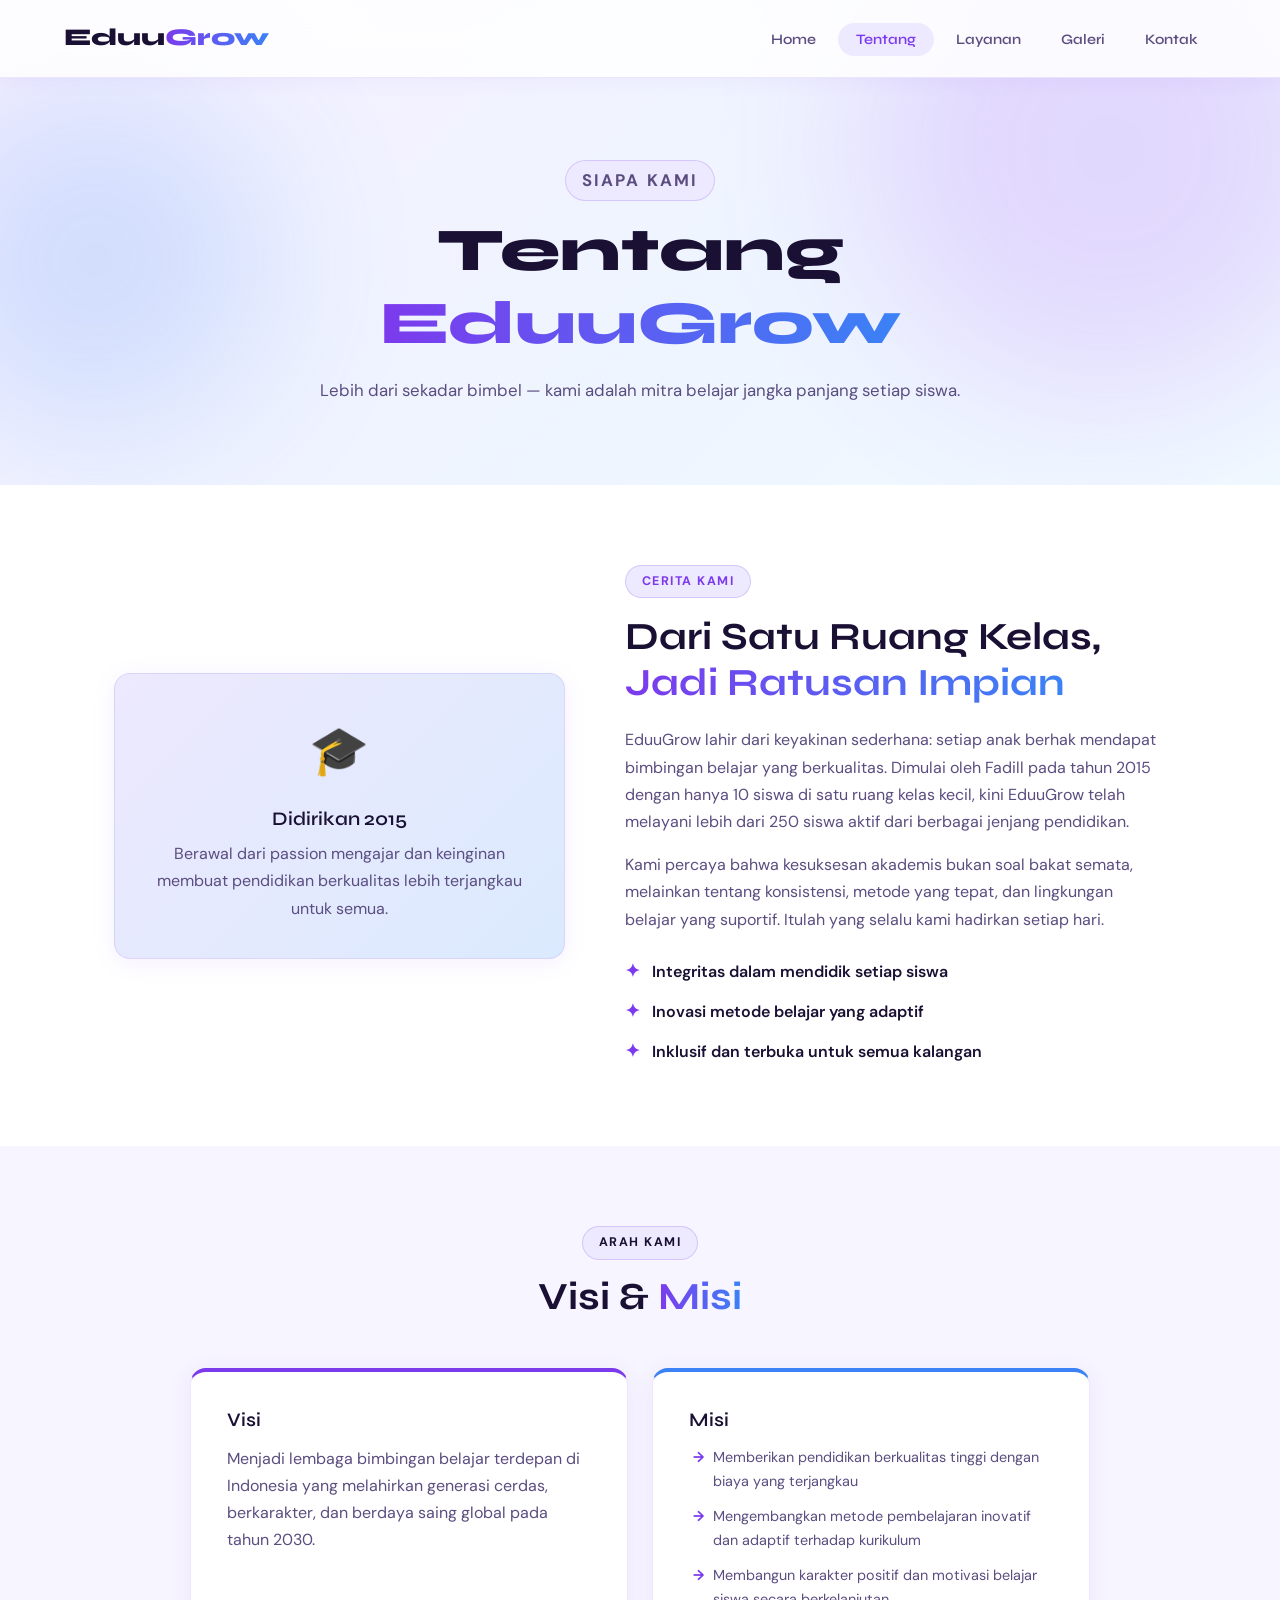
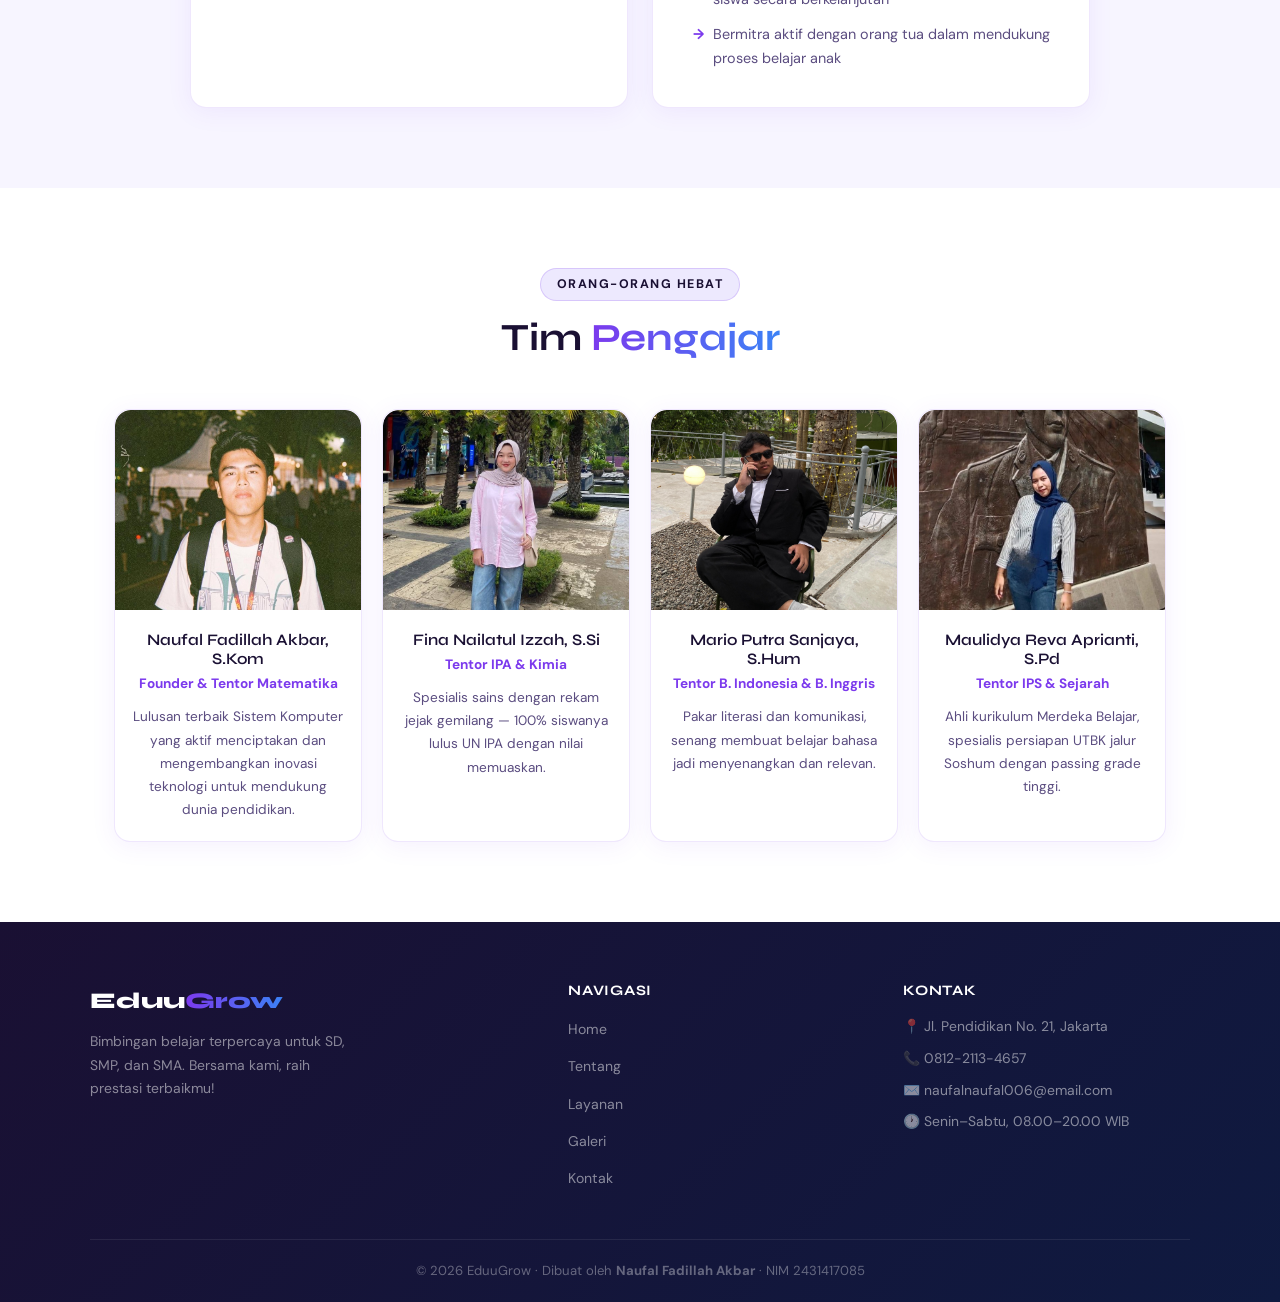
<file: tentang.html>
<!doctype html>
<html lang="id">
  <head>
    <meta charset="UTF-8" />
    <meta name="viewport" content="width=device-width, initial-scale=1.0" />
    <title>Tentang Kami | EduuGrow</title>
    <link
      href="https://fonts.googleapis.com/css2?family=Syne:wght@400;600;700;800&family=DM+Sans:ital,wght@0,300;0,400;0,500;1,300&display=swap"
      rel="stylesheet"
    />
    <link rel="stylesheet" href="style.css" />
  </head>
  <body>
    <!-- ===== NAVBAR ===== -->
    <header class="navbar" id="navbar">
      <div class="nav-container">
        <a href="index.html" class="logo">Eduu<span>Grow</span></a>
        <nav>
          <ul class="nav-links" id="navLinks">
            <li><a href="index.html">Home</a></li>
            <li><a href="tentang.html" class="active">Tentang</a></li>
            <li><a href="layanan.html">Layanan</a></li>
            <li><a href="galeri.html">Galeri</a></li>
            <li><a href="kontak.html">Kontak</a></li>
          </ul>
        </nav>
        <button class="hamburger" id="hamburger" onclick="toggleMenu()">
          &#9776;
        </button>
      </div>
    </header>

    <!-- ===== PAGE HERO ===== -->
    <section class="page-hero">
      <div class="orb orb1"></div>
      <div class="orb orb2"></div>
      <div class="page-hero-content">
        <p class="section-tag">Siapa Kami</p>
        <h1>Tentang <span class="gradient-text">EduuGrow</span></h1>
        <p>
          Lebih dari sekadar bimbel — kami adalah mitra belajar jangka panjang
          setiap siswa.
        </p>
      </div>
    </section>

    <!-- ===== CERITA ===== -->
    <section class="about-story">
      <div class="story-grid">
        <div class="story-visual">
          <div class="story-box">
            <div class="story-icon">🎓</div>
            <h3>Didirikan 2015</h3>
            <p>
              Berawal dari passion mengajar dan keinginan membuat pendidikan
              berkualitas lebih terjangkau untuk semua.
            </p>
            <!-- <span class="story-nim">NIM: 2431417085</span> -->
          </div>
        </div>
        <div class="story-text">
          <p class="section-tag">Cerita Kami</p>
          <h2>
            Dari Satu Ruang Kelas,<br /><span class="gradient-text"
              >Jadi Ratusan Impian</span
            >
          </h2>
          <p>
            EduuGrow lahir dari keyakinan sederhana: setiap anak berhak mendapat
            bimbingan belajar yang berkualitas. Dimulai oleh Fadill pada tahun
            2015 dengan hanya 10 siswa di satu ruang kelas kecil, kini EduuGrow
            telah melayani lebih dari 250 siswa aktif dari berbagai jenjang
            pendidikan.
          </p>
          <p>
            Kami percaya bahwa kesuksesan akademis bukan soal bakat semata,
            melainkan tentang konsistensi, metode yang tepat, dan lingkungan
            belajar yang suportif. Itulah yang selalu kami hadirkan setiap hari.
          </p>
          <div class="story-values">
            <div class="value-item">
              <span>✦</span> Integritas dalam mendidik setiap siswa
            </div>
            <div class="value-item">
              <span>✦</span> Inovasi metode belajar yang adaptif
            </div>
            <div class="value-item">
              <span>✦</span> Inklusif dan terbuka untuk semua kalangan
            </div>
          </div>
        </div>
      </div>
    </section>

    <!-- ===== VISI MISI ===== -->
    <section class="visi-misi">
      <div class="section-header">
        <p class="section-tag">Arah Kami</p>
        <h2>Visi & <span class="gradient-text">Misi</span></h2>
      </div>
      <div class="vm-grid">
        <div class="vm-card visi">
          <!-- <div class="vm-icon">🔭</div> -->
          <h3>Visi</h3>
          <p>
            Menjadi lembaga bimbingan belajar terdepan di Indonesia yang
            melahirkan generasi cerdas, berkarakter, dan berdaya saing global
            pada tahun 2030.
          </p>
        </div>
        <div class="vm-card misi">
          <!-- <div class="vm-icon">🎯</div> -->
          <h3>Misi</h3>
          <ul>
            <li>
              Memberikan pendidikan berkualitas tinggi dengan biaya yang
              terjangkau
            </li>
            <li>
              Mengembangkan metode pembelajaran inovatif dan adaptif terhadap
              kurikulum
            </li>
            <li>
              Membangun karakter positif dan motivasi belajar siswa secara
              berkelanjutan
            </li>
            <li>
              Bermitra aktif dengan orang tua dalam mendukung proses belajar
              anak
            </li>
          </ul>
        </div>
      </div>
    </section>

    <!-- ===== TIM PENGAJAR ===== -->
    <section class="team">
      <div class="section-header">
        <p class="section-tag">Orang-orang Hebat</p>
        <h2>Tim <span class="gradient-text">Pengajar</span></h2>
      </div>
      <div class="team-grid">
        <!-- Tentor 1 -->
        <div class="team-card">
          <div class="team-avatar">
            <img src="Fadil.jpeg" alt="Naufal Fadillah Akbar" />
          </div>
          <div class="team-info">
            <h3>Naufal Fadillah Akbar, S.Kom</h3>
            <p class="team-role">Founder & Tentor Matematika</p>
            <p>
              Lulusan terbaik Sistem Komputer yang aktif menciptakan dan
              mengembangkan inovasi teknologi untuk mendukung dunia pendidikan.
            </p>
          </div>
        </div>

        <!-- Tentor 2 -->
        <div class="team-card">
          <div class="team-avatar">
            <img src="Fina.jpeg" alt="Fina Nailatul Izzah" />
          </div>
          <div class="team-info">
            <h3>Fina Nailatul Izzah, S.Si</h3>
            <p class="team-role">Tentor IPA & Kimia</p>
            <p>
              Spesialis sains dengan rekam jejak gemilang — 100% siswanya lulus
              UN IPA dengan nilai memuaskan.
            </p>
          </div>
        </div>

        <!-- Tentor 3 -->
        <div class="team-card">
          <div class="team-avatar">
            <img src="Mario.jpeg" alt="Mario Putra Sanjaya" />
          </div>
          <div class="team-info">
            <h3>Mario Putra Sanjaya, S.Hum</h3>
            <p class="team-role">Tentor B. Indonesia & B. Inggris</p>
            <p>
              Pakar literasi dan komunikasi, senang membuat belajar bahasa jadi
              menyenangkan dan relevan.
            </p>
          </div>
        </div>

        <!-- Tentor 4 -->
        <div class="team-card">
          <div class="team-avatar">
            <img src="Repuyy.jpeg" alt="Maulidya Reva Aprianti" />
          </div>
          <div class="team-info">
            <h3>Maulidya Reva Aprianti, S.Pd</h3>
            <p class="team-role">Tentor IPS & Sejarah</p>
            <p>
              Ahli kurikulum Merdeka Belajar, spesialis persiapan UTBK jalur
              Soshum dengan passing grade tinggi.
            </p>
          </div>
        </div>
      </div>
    </section>

    <!-- ===== PENCAPAIAN ===== -->
    <!-- <section class="pencapaian">
      <div class="section-header">
        <p class="section-tag">Yang Kami Capai</p>
        <h2>Pencapaian <span class="gradient-text">Kami</span></h2>
      </div>
      <div class="pencapaian-stats">
        <div class="stat">
          <span class="stat-num">250+</span>
          <span class="stat-label">Siswa Aktif</span>
        </div>
        <div class="stat">
          <span class="stat-num">90%</span>
          <span class="stat-label">Kelulusan</span>
        </div>
        <div class="stat">
          <span class="stat-num">40+</span>
          <span class="stat-label">Tentor Terlatih</span>
        </div>
        <div class="stat">
          <span class="stat-num">11+</span>
          <span class="stat-label">Tahun Berdiri</span>
        </div>
        <div class="stat">
          <span class="stat-num">3</span>
          <span class="stat-label">Cabang di Jabodetabek</span>
        </div>
        <div class="stat">
          <span class="stat-num">250+</span>
          <span class="stat-label">Alumni PTN Favorit</span>
        </div>
      </div>
    </section> -->

    <!-- ===== FOOTER ===== -->
    <footer class="footer">
      <div class="footer-inner">
        <div class="footer-brand">
          <a href="index.html" class="logo">Eduu<span>Grow</span></a>
          <p>
            Bimbingan belajar terpercaya untuk SD, SMP, dan SMA. Bersama kami,
            raih prestasi terbaikmu!
          </p>
        </div>
        <div class="footer-links">
          <h4>Navigasi</h4>
          <ul>
            <li><a href="index.html">Home</a></li>
            <li><a href="tentang.html">Tentang</a></li>
            <li><a href="layanan.html">Layanan</a></li>
            <li><a href="galeri.html">Galeri</a></li>
            <li><a href="kontak.html">Kontak</a></li>
          </ul>
        </div>
        <div class="footer-contact">
          <h4>Kontak</h4>
          <p>📍 Jl. Pendidikan No. 21, Jakarta</p>
          <p>📞 0812-2113-4657</p>
          <p>✉️ naufalnaufal006@email.com</p>
          <p>🕐 Senin–Sabtu, 08.00–20.00 WIB</p>
        </div>
      </div>
      <div class="footer-bottom">
        <p>
          © 2026 EduuGrow · Dibuat oleh <strong>Naufal Fadillah Akbar</strong> ·
          NIM 2431417085
        </p>
      </div>
    </footer>

    <script src="script.js"></script>
  </body>
</html>
</file>
<file: style.css>
/* ===========================
   EDUGROW - COLORFUL & ENERGIK
   White + Purple-Blue Gradient
   =========================== */

:root {
  --bg-base: #ffffff;
  --bg-section: #f7f5ff;
  --bg-card: #ffffff;
  --bg-card2: #f0edff;
  --border: rgba(124,58,237,0.12);
  --border-glow: rgba(124,58,237,0.35);
  --purple: #7c3aed;
  --purple-light: #a855f7;
  --purple-pale: #ede9fe;
  --blue: #3b82f6;
  --blue-light: #60a5fa;
  --blue-pale: #dbeafe;
  --cyan: #06b6d4;
  --text-primary: #1a1033;
  --text-secondary: #5b4d80;
  --text-muted: #9d8fc0;
  --gradient: linear-gradient(135deg, #7c3aed, #3b82f6);
  --gradient-soft: linear-gradient(135deg, #ede9fe, #dbeafe);
  --gradient-text: linear-gradient(90deg, #7c3aed, #3b82f6);
  --gradient-hero: linear-gradient(135deg, #f5f0ff 0%, #eef5ff 50%, #f0f9ff 100%);
  --shadow-card: 0 4px 24px rgba(124,58,237,0.08);
  --shadow-glow: 0 8px 40px rgba(124,58,237,0.18);
  --shadow-hover: 0 12px 48px rgba(124,58,237,0.22);
  --radius: 16px;
  --radius-sm: 10px;
  --font-display: 'Syne', sans-serif;
  --font-body: 'DM Sans', sans-serif;
}

*, *::before, *::after { box-sizing: border-box; margin: 0; padding: 0; }
html { scroll-behavior: smooth; }
body {
  background: var(--bg-base);
  color: var(--text-primary);
  font-family: var(--font-body);
  font-size: 16px;
  line-height: 1.7;
  overflow-x: hidden;
}
h1,h2,h3,h4 { font-family: var(--font-display); line-height: 1.2; color: var(--text-primary); }
h1 { font-size: clamp(2.2rem, 5vw, 3.8rem); font-weight: 800; }
h2 { font-size: clamp(1.6rem, 3vw, 2.4rem); font-weight: 700; }
h3 { font-size: 1.2rem; font-weight: 600; }
p  { color: var(--text-secondary); }
a  { text-decoration: none; color: inherit; }
ul { list-style: none; }

/* GRADIENT TEXT */
.gradient-text {
  background: var(--gradient-text);
  -webkit-background-clip: text;
  -webkit-text-fill-color: transparent;
  background-clip: text;
}

/* SECTION TAG */
.section-tag {
  display: inline-block;
  font-size: 0.78rem; font-weight: 700;
  letter-spacing: 0.12em; text-transform: uppercase;
  color: var(--purple);
  background: var(--purple-pale);
  border: 1px solid rgba(124,58,237,0.2);
  padding: 5px 16px; border-radius: 99px; margin-bottom: 14px;
}

.section-header { text-align: center; margin-bottom: 48px; }
.section-header p { color: inherit; }

/* BUTTONS */
.btn-primary {
  display: inline-flex; align-items: center; gap: 8px;
  background: var(--gradient); color: #fff;
  padding: 13px 28px; border-radius: 99px;
  font-family: var(--font-display); font-weight: 700; font-size: 0.95rem;
  border: none; cursor: pointer; transition: all 0.3s ease;
  box-shadow: 0 4px 20px rgba(124,58,237,0.3);
}
.btn-primary:hover { transform: translateY(-2px); box-shadow: 0 8px 32px rgba(124,58,237,0.45); }
.btn-primary.small { padding: 9px 20px; font-size: 0.85rem; }
.btn-primary.full  { width: 100%; justify-content: center; border-radius: var(--radius-sm); }

.btn-outline {
  display: inline-flex; align-items: center; gap: 8px;
  background: transparent; color: var(--purple);
  padding: 13px 28px; border-radius: 99px;
  font-family: var(--font-display); font-weight: 700; font-size: 0.95rem;
  border: 2px solid var(--purple); cursor: pointer; transition: all 0.3s ease;
}
.btn-outline:hover { background: var(--purple-pale); transform: translateY(-2px); box-shadow: 0 4px 20px rgba(124,58,237,0.15); }
.btn-outline.small { padding: 9px 20px; font-size: 0.85rem; }

/* ===========================
   NAVBAR
   =========================== */
.navbar {
  position: fixed; top: 0; left: 0; right: 0; z-index: 1000;
  padding: 18px 0;
  background: rgba(255,255,255,0.85);
  backdrop-filter: blur(20px);
  border-bottom: 1px solid var(--border);
  transition: all 0.3s ease;
  box-shadow: 0 2px 20px rgba(124,58,237,0.06);
}
.navbar.scrolled { padding: 12px 0; box-shadow: 0 4px 30px rgba(124,58,237,0.1); }
.nav-container { max-width: 1200px; margin: 0 auto; padding: 0 24px; display: flex; align-items: center; justify-content: space-between; }
.logo { font-family: var(--font-display); font-size: 1.5rem; font-weight: 800; color: var(--text-primary); }
.logo span { background: var(--gradient-text); -webkit-background-clip: text; -webkit-text-fill-color: transparent; background-clip: text; }
.nav-links { display: flex; gap: 4px; align-items: center; }
.nav-links a {
  font-family: var(--font-display); font-size: 0.9rem; font-weight: 600;
  color: var(--text-secondary); padding: 8px 18px; border-radius: 99px; transition: all 0.25s ease;
}
.nav-links a:hover { color: var(--purple); background: var(--purple-pale); }
.nav-links a.active { color: var(--purple); background: var(--purple-pale); }
.hamburger {
  display: none; background: none; border: 2px solid var(--border-glow);
  color: var(--purple); font-size: 1.2rem; padding: 6px 12px; border-radius: 8px; cursor: pointer;
}

/* ===========================
   ORB / BG DECORATIONS
   =========================== */
.orb { position: absolute; border-radius: 50%; filter: blur(80px); opacity: 0.18; pointer-events: none; }
.orb1 { width: 500px; height: 500px; background: #a855f7; top: -100px; right: -80px; animation: drift 8s ease-in-out infinite; }
.orb2 { width: 350px; height: 350px; background: #3b82f6; bottom: 50px; left: -80px; animation: drift 10s ease-in-out infinite reverse; }
.orb3 { width: 250px; height: 250px; background: #06b6d4; top: 50%; left: 40%; animation: drift 12s ease-in-out infinite; }
@keyframes drift { 0%,100% { transform: translate(0,0) scale(1); } 50% { transform: translate(30px,-30px) scale(1.05); } }

/* ===========================
   HERO
   =========================== */
.hero {
  min-height: 100vh; display: flex; align-items: center;
  padding: 120px 24px 80px; max-width: 1200px; margin: 0 auto;
  position: relative; gap: 48px;
}
.hero-bg {
  position: fixed; inset: 0; pointer-events: none; z-index: -1;
  background: var(--gradient-hero); overflow: hidden;
}
.grid-overlay {
  position: absolute; inset: 0;
  background-image:
    linear-gradient(rgba(124,58,237,0.04) 1px, transparent 1px),
    linear-gradient(90deg, rgba(124,58,237,0.04) 1px, transparent 1px);
  background-size: 60px 60px;
}
.hero-content { flex: 1; min-width: 0; }
.badge {
  display: inline-flex; align-items: center; gap: 8px;
  font-size: 0.8rem; font-weight: 700; color: var(--purple);
  background: var(--purple-pale); border: 1px solid rgba(124,58,237,0.25);
  padding: 6px 16px; border-radius: 99px; margin-bottom: 20px; letter-spacing: 0.05em;
}
.hero-content h1 { margin-bottom: 20px; }
.hero-content p { font-size: 1.05rem; max-width: 500px; margin-bottom: 32px; color: var(--text-secondary); }
.hero-cta { display: flex; gap: 14px; flex-wrap: wrap; margin-bottom: 48px; }
.hero-stats { display: flex; align-items: center; gap: 24px; flex-wrap: wrap; }
.stat { display: flex; flex-direction: column; }
.stat-num {
  font-family: var(--font-display); font-size: 1.8rem; font-weight: 800;
  background: var(--gradient-text); -webkit-background-clip: text; -webkit-text-fill-color: transparent; background-clip: text;
}
.stat-label { font-size: 0.8rem; color: var(--text-muted); }
.stat-divider { width: 1px; height: 40px; background: var(--border); }

/* HERO VISUAL */
.hero-visual { flex: 0 0 420px; position: relative; height: 480px; display: flex; align-items: center; justify-content: center; }
.main-visual-box {
  width: 200px; height: 200px;
  background: #fff;
  border: 2px solid var(--border-glow);
  border-radius: 28px;
  display: flex; align-items: center; justify-content: center;
  box-shadow: var(--shadow-glow); z-index: 2;
}
.visual-inner { text-align: center; }
.visual-icon { font-size: 3.5rem; display: block; margin-bottom: 8px; }
.visual-inner p { font-family: var(--font-display); font-weight: 700; color: var(--text-primary); font-size: 1rem; margin: 0; }
.visual-inner small { font-size: 0.75rem; color: var(--text-muted); }

.card-float {
  position: absolute; display: flex; align-items: center; gap: 8px;
  background: #fff; border: 1px solid var(--border);
  border-radius: var(--radius-sm); padding: 10px 16px;
  font-size: 0.82rem; font-weight: 600; color: var(--text-primary);
  white-space: nowrap; box-shadow: var(--shadow-card);
}
.card-float .card-icon { font-size: 1.1rem; }
.card1 { top: 40px; left: 0; animation: floatY 3s ease-in-out infinite; }
.card2 { top: 40px; right: 0; animation: floatY 3s ease-in-out infinite 0.5s; }
.card3 { bottom: 80px; left: 10px; animation: floatY 3s ease-in-out infinite 1s; }
.card4 { bottom: 80px; right: 10px; animation: floatY 3s ease-in-out infinite 1.5s; }
@keyframes floatY { 0%,100% { transform: translateY(0); } 50% { transform: translateY(-10px); } }

/* ===========================
   FEATURES
   =========================== */
.features { padding: 100px 24px; max-width: 1200px; margin: 0 auto; }
.features-grid { display: grid; grid-template-columns: repeat(auto-fit, minmax(240px, 1fr)); gap: 20px; }
.feature-card {
  background: #fff; border: 1px solid var(--border); border-radius: var(--radius);
  padding: 28px; transition: all 0.3s ease; box-shadow: var(--shadow-card);
}
.feature-card:hover { border-color: var(--border-glow); transform: translateY(-5px); box-shadow: var(--shadow-hover); }
.feature-icon { font-size: 2.2rem; margin-bottom: 16px; }
.feature-card h3 { margin-bottom: 10px; }
.feature-card p { font-size: 0.9rem; }

/* ===========================
   JENJANG
   =========================== */
.jenjang { padding: 100px 24px; background: var(--bg-section); }
.jenjang .section-header, .jenjang-grid { max-width: 1000px; margin: 0 auto; }
.jenjang-grid { display: grid; grid-template-columns: repeat(3, 1fr); gap: 20px; margin-top: 48px; }
.jenjang-card {
  background: #fff; border: 1px solid var(--border); border-radius: var(--radius);
  padding: 32px 28px; transition: all 0.3s ease; box-shadow: var(--shadow-card);
}
.jenjang-card:hover { border-color: var(--border-glow); box-shadow: var(--shadow-hover); transform: translateY(-5px); }
.jenjang-card.featured {
  border-color: var(--purple);
  background: linear-gradient(135deg, #fff, var(--purple-pale));
  box-shadow: var(--shadow-glow);
}
.jenjang-badge {
  display: inline-flex; align-items: center; justify-content: center;
  width: 52px; height: 52px; background: var(--gradient); border-radius: 14px;
  font-family: var(--font-display); font-size: 1rem; font-weight: 800; color: #fff; margin-bottom: 18px;
  box-shadow: 0 4px 16px rgba(124,58,237,0.35);
}
.jenjang-card h3 { margin-bottom: 10px; }
.jenjang-card p { font-size: 0.9rem; margin-bottom: 20px; }
.card-link { color: var(--purple); font-size: 0.9rem; font-weight: 700; transition: color 0.2s; }
.card-link:hover { color: var(--blue); }

/* ===========================
   PAGE HERO (inner pages)
   =========================== */
.page-hero {
  padding: 160px 24px 80px; text-align: center;
  position: relative; overflow: hidden;
  background: linear-gradient(135deg, #f5f0ff 0%, #eef5ff 60%, #f0f9ff 100%);
}
.page-hero-content { position: relative; z-index: 1; max-width: 700px; margin: 0 auto; }
.page-hero h1 { margin-bottom: 16px; }
.page-hero p { font-size: 1.05rem; color: var(--text-secondary); }

/* ===========================
   ABOUT PAGE
   =========================== */
.about-story { padding: 80px 24px; max-width: 1100px; margin: 0 auto; }
.story-grid { display: grid; grid-template-columns: 1fr 1.2fr; gap: 60px; align-items: center; }
.story-visual { position: relative; }
.story-box {
  background: var(--gradient-soft); border: 1px solid var(--border);
  border-radius: var(--radius); padding: 36px; text-align: center; box-shadow: var(--shadow-card);
}
.story-icon { font-size: 3rem; margin-bottom: 16px; display: block; }
.story-box h3 { margin-bottom: 10px; }
.story-nim {
  margin-top: 16px; display: inline-block; font-size: 0.8rem;
  color: var(--purple); background: var(--purple-pale);
  border: 1px solid rgba(124,58,237,0.2); padding: 4px 12px; border-radius: 99px; font-weight: 700;
}
.story-accent-card {
  position: absolute; bottom: -20px; right: -20px;
  background: var(--gradient); border-radius: var(--radius-sm);
  padding: 18px 24px; text-align: center; box-shadow: 0 8px 32px rgba(124,58,237,0.4);
}
.big-num { display: block; font-family: var(--font-display); font-size: 2rem; font-weight: 800; color: #fff; }
.story-accent-card span:last-child { font-size: 0.8rem; color: rgba(255,255,255,0.85); }
.story-text h2 { margin-bottom: 20px; }
.story-text p { margin-bottom: 16px; }
.story-values { margin-top: 24px; display: flex; flex-direction: column; gap: 10px; }
.value-item { display: flex; gap: 12px; align-items: center; color: var(--text-primary); font-weight: 600; }
.value-item span { color: var(--purple); font-size: 1.1rem; }

/* VISI MISI */
.visi-misi { padding: 80px 24px; background: var(--bg-section); }
.vm-grid { display: grid; grid-template-columns: 1fr 1fr; gap: 24px; max-width: 900px; margin: 0 auto; }
.vm-card { background: #fff; border: 1px solid var(--border); border-radius: var(--radius); padding: 36px; box-shadow: var(--shadow-card); }
.vm-card.visi { border-top: 4px solid var(--purple); }
.vm-card.misi { border-top: 4px solid var(--blue); }
.vm-icon { font-size: 2.5rem; margin-bottom: 16px; display: block; }
.vm-card h3 { margin-bottom: 14px; }
.vm-card ul { display: flex; flex-direction: column; gap: 10px; padding-left: 4px; }
.vm-card ul li { color: var(--text-secondary); font-size: 0.9rem; padding-left: 20px; position: relative; }
.vm-card ul li::before { content: '→'; position: absolute; left: 0; color: var(--purple); font-weight: 700; }

/* TEAM */
.team { padding: 80px 24px; max-width: 1100px; margin: 0 auto; }
.team-grid { display: grid; grid-template-columns: repeat(4,1fr); gap: 20px; }
.team-card {
  background: #fff; border: 1px solid var(--border); border-radius: var(--radius);
  padding: 0; text-align: center; transition: all 0.3s ease;
  box-shadow: var(--shadow-card); overflow: hidden;
}
.team-card:hover { border-color: var(--border-glow); transform: translateY(-5px); box-shadow: var(--shadow-hover); }

.team-avatar {
  width: 100%;
  height: 200px;
  overflow: hidden;
  border-radius: var(--radius) var(--radius) 0 0;
  margin-bottom: 0;
  display: block;
  font-size: 0; /* sembunyikan emoji kalau masih ada */
}
.team-avatar img {
  width: 100%;
  height: 100%;
  object-fit: cover;
  object-position: center top;
  transition: transform 0.4s ease;
}
.team-card:hover .team-avatar img { transform: scale(1.05); }

.team-info { padding: 20px 16px; }
.team-card h3 { margin-bottom: 4px; font-size: 1rem; }
.team-role { color: var(--purple); font-size: 0.8rem; margin-bottom: 10px; font-weight: 700; }
.team-card p { font-size: 0.85rem; }

/* ===========================
   LAYANAN PAGE
   =========================== */
.layanan-section { padding: 60px 24px 100px; max-width: 1200px; margin: 0 auto; }
.tab-container { display: flex; gap: 10px; margin-bottom: 40px; flex-wrap: wrap; }
.tab-btn {
  padding: 9px 24px; border-radius: 99px; border: 2px solid var(--border-glow);
  background: transparent; color: var(--purple);
  font-family: var(--font-display); font-size: 0.88rem; font-weight: 700; cursor: pointer; transition: all 0.25s;
}
.tab-btn.active, .tab-btn:hover { background: var(--gradient); border-color: transparent; color: #fff; box-shadow: 0 4px 16px rgba(124,58,237,0.3); }
.layanan-grid { display: grid; grid-template-columns: repeat(3,1fr); gap: 22px; }
.layanan-card {
  background: #fff; border: 1px solid var(--border); border-radius: var(--radius);
  padding: 28px; display: flex; flex-direction: column; gap: 14px;
  transition: all 0.3s ease; box-shadow: var(--shadow-card);
}
.layanan-card:hover { border-color: var(--border-glow); transform: translateY(-5px); box-shadow: var(--shadow-hover); }
.layanan-card.hidden { display: none; }
.layanan-header { display: flex; align-items: center; justify-content: space-between; }
.level-badge { font-family: var(--font-display); font-size: 0.75rem; font-weight: 700; padding: 4px 12px; border-radius: 99px; }
.layanan-header.sd .level-badge { background: #dcfce7; color: #16a34a; border: 1px solid #86efac; }
.layanan-header.smp .level-badge { background: var(--blue-pale); color: #1d4ed8; border: 1px solid #93c5fd; }
.layanan-header.sma .level-badge { background: var(--purple-pale); color: var(--purple); border: 1px solid #c4b5fd; }
.layanan-icon { font-size: 1.8rem; }
.layanan-card h3 { font-size: 1.05rem; }
.layanan-card p { font-size: 0.87rem; }
.layanan-list { display: flex; flex-direction: column; gap: 6px; }
.layanan-list li { font-size: 0.83rem; color: var(--text-secondary); }
.layanan-price { font-family: var(--font-display); font-size: 1.3rem; font-weight: 800; color: var(--purple); margin-top: auto; }
.layanan-price span { font-size: 0.8rem; font-weight: 400; color: var(--text-muted); }

/* PAKET */
.paket-section { padding: 80px 24px 100px; max-width: 1000px; margin: 0 auto; }
.paket-grid { display: grid; grid-template-columns: repeat(3,1fr); gap: 22px; }
.paket-card {
  background: #fff; border: 1px solid var(--border); border-radius: var(--radius);
  padding: 32px 28px; display: flex; flex-direction: column; gap: 12px;
  position: relative; box-shadow: var(--shadow-card);
}
.paket-card.featured {
  border-color: var(--purple);
  background: linear-gradient(135deg, #fff, var(--purple-pale));
  box-shadow: var(--shadow-glow);
}
.paket-badge {
  position: absolute; top: -12px; left: 50%; transform: translateX(-50%);
  background: var(--gradient); color: #fff; font-size: 0.75rem; font-weight: 700;
  padding: 4px 16px; border-radius: 99px; white-space: nowrap; font-family: var(--font-display);
  box-shadow: 0 4px 12px rgba(124,58,237,0.35);
}
.paket-card h3 { font-size: 1.1rem; text-align: center; }
.paket-price { font-family: var(--font-display); font-size: 1.6rem; font-weight: 800; color: var(--purple); text-align: center; }
.paket-price span { font-size: 0.8rem; font-weight: 400; color: var(--text-muted); }
.paket-card ul { display: flex; flex-direction: column; gap: 8px; flex: 1; }
.paket-card ul li { color: var(--text-secondary); font-size: 0.87rem; }
.paket-card .btn-primary, .paket-card .btn-outline { width: 100%; justify-content: center; margin-top: 8px; }

/* ===========================
   GALERI
   =========================== */
.stats-banner {
  padding: 50px 24px;
  background: linear-gradient(135deg, var(--purple-pale), var(--blue-pale));
  border-top: 1px solid var(--border); border-bottom: 1px solid var(--border);
}
.stats-row { display: flex; justify-content: center; gap: 60px; flex-wrap: wrap; max-width: 900px; margin: 0 auto; }
.stat-box { text-align: center; }
.stat-big {
  display: block; font-family: var(--font-display); font-size: 2.5rem; font-weight: 800;
  background: var(--gradient-text); -webkit-background-clip: text; -webkit-text-fill-color: transparent; background-clip: text;
}
.stat-box span:last-child { font-size: 0.85rem; color: var(--text-muted); font-weight: 600; }

.galeri-section { padding: 80px 24px 100px; max-width: 1100px; margin: 0 auto; }
.galeri-grid { display: grid; grid-template-columns: repeat(3, 1fr); grid-auto-rows: 220px; gap: 16px; }
.galeri-item { position: relative; overflow: hidden; border-radius: var(--radius); border: 1px solid var(--border); cursor: pointer; box-shadow: var(--shadow-card); }
.galeri-item.large { grid-column: span 2; }
.galeri-placeholder { width: 100%; height: 100%; display: flex; flex-direction: column; align-items: center; justify-content: center; gap: 12px; transition: transform 0.4s ease; }
.galeri-item:hover .galeri-placeholder { transform: scale(1.05); }

.g1 { background: linear-gradient(135deg, #ede9fe, #c4b5fd); }
.g2 { background: linear-gradient(135deg, #dbeafe, #93c5fd); }
.g3 { background: linear-gradient(135deg, #dcfce7, #86efac); }
.g4 { background: linear-gradient(135deg, #fef9c3, #fde047); }
.g5 { background: linear-gradient(135deg, #fce7f3, #f9a8d4); }
.g6 { background: linear-gradient(135deg, #cffafe, #67e8f9); }
.g7 { background: linear-gradient(135deg, #e0f2fe, #7dd3fc); }
.g8 { background: linear-gradient(135deg, #ede9fe, #a5b4fc); }

.g-icon { font-size: 2.5rem; }
.g-caption { font-size: 0.82rem; color: rgba(0,0,0,0.45); font-weight: 600; }

.galeri-overlay {
  position: absolute; bottom: 0; left: 0; right: 0;
  background: linear-gradient(transparent, rgba(124,58,237,0.85));
  padding: 24px 16px 16px;
  transform: translateY(100%); transition: transform 0.35s ease;
}
.galeri-item:hover .galeri-overlay { transform: translateY(0); }
.galeri-overlay p { color: #fff; font-weight: 600; font-size: 0.9rem; margin: 0; }
.galeri-overlay small { color: rgba(255,255,255,0.75); font-size: 0.78rem; }

/* TESTIMONIAL */
.testimonial { padding: 80px 24px 100px; max-width: 1100px; margin: 0 auto; }
.testi-grid { display: grid; grid-template-columns: repeat(3,1fr); gap: 20px; }
.testi-card {
  background: #fff; border: 1px solid var(--border); border-radius: var(--radius);
  padding: 28px; transition: all 0.3s ease; box-shadow: var(--shadow-card);
}
.testi-card:hover { border-color: var(--border-glow); transform: translateY(-4px); box-shadow: var(--shadow-hover); }
.testi-stars { font-size: 0.9rem; margin-bottom: 14px; }
.testi-card p { font-style: italic; font-size: 0.9rem; margin-bottom: 20px; }
.testi-author { display: flex; align-items: center; gap: 12px; }
.testi-avatar { font-size: 1.8rem; }
.testi-author strong { display: block; font-size: 0.9rem; color: var(--text-primary); }
.testi-author small { font-size: 0.78rem; color: var(--text-muted); }

/* MODAL */
.modal-overlay {
  position: fixed; inset: 0; background: rgba(124,58,237,0.15);
  backdrop-filter: blur(12px); z-index: 2000;
  display: flex; align-items: center; justify-content: center;
  opacity: 0; pointer-events: none; transition: opacity 0.3s ease;
}
.modal-overlay.active { opacity: 1; pointer-events: all; }
.modal-content {
  background: #fff; border: 1px solid var(--border-glow); border-radius: var(--radius);
  padding: 32px; max-width: 500px; width: 90%; position: relative;
  transform: scale(0.95); transition: transform 0.3s ease; box-shadow: var(--shadow-glow);
}
.modal-overlay.active .modal-content { transform: scale(1); }
.modal-close {
  position: absolute; top: 16px; right: 16px; background: var(--purple-pale);
  border: none; color: var(--purple); width: 32px; height: 32px;
  border-radius: 8px; cursor: pointer; font-size: 0.9rem; transition: background 0.2s;
}
.modal-close:hover { background: var(--border-glow); color: #fff; }
.modal-img { font-size: 4rem; text-align: center; margin-bottom: 16px; }
.modal-info p { text-align: center; font-weight: 700; color: var(--text-primary); margin-bottom: 4px; }
.modal-info small { display: block; text-align: center; color: var(--text-muted); font-size: 0.82rem; }

/* ===========================
   KONTAK
   =========================== */
.kontak-section { padding: 60px 24px 100px; max-width: 1100px; margin: 0 auto; }
.kontak-grid { display: grid; grid-template-columns: 1fr 1.4fr; gap: 48px; align-items: start; }
.kontak-info h2 { margin-bottom: 12px; }
.kontak-info > p { margin-bottom: 32px; }
.info-items { display: flex; flex-direction: column; gap: 20px; margin-bottom: 32px; }
.info-item { display: flex; gap: 16px; align-items: flex-start; }
.info-icon { font-size: 1.4rem; flex-shrink: 0; margin-top: 2px; }
.info-item strong { display: block; color: var(--text-primary); font-size: 0.9rem; margin-bottom: 4px; font-weight: 700; }
.info-item p { font-size: 0.87rem; margin: 0; }
.sosmed p { font-size: 0.85rem; color: var(--text-muted); margin-bottom: 12px; font-weight: 600; }
.sosmed-links { display: flex; gap: 10px; flex-wrap: wrap; }
.sosmed-btn {
  padding: 8px 16px; background: var(--purple-pale); border: 1px solid var(--border-glow);
  border-radius: 8px; font-size: 0.82rem; font-weight: 700; color: var(--purple); transition: all 0.25s;
}
.sosmed-btn:hover { background: var(--gradient); color: #fff; border-color: transparent; }

.kontak-form-box {
  background: #fff; border: 1px solid var(--border); border-radius: var(--radius);
  padding: 36px; box-shadow: var(--shadow-card);
}
.kontak-form-box h2 { margin-bottom: 8px; }
.kontak-form-box > p { margin-bottom: 28px; font-size: 0.9rem; }
.form-group { display: flex; flex-direction: column; gap: 8px; margin-bottom: 18px; }
.form-row { display: grid; grid-template-columns: 1fr 1fr; gap: 16px; }
label { font-size: 0.85rem; font-weight: 700; color: var(--text-primary); }
input, select, textarea {
  background: var(--bg-section); border: 1.5px solid var(--border);
  border-radius: var(--radius-sm); padding: 12px 16px;
  color: var(--text-primary); font-family: var(--font-body); font-size: 0.9rem;
  outline: none; transition: border-color 0.25s, box-shadow 0.25s; width: 100%;
}
input:focus, select:focus, textarea:focus {
  border-color: var(--purple); box-shadow: 0 0 0 3px rgba(124,58,237,0.12);
  background: #fff;
}
input::placeholder, textarea::placeholder { color: var(--text-muted); }
select option { background: #fff; color: var(--text-primary); }
textarea { resize: vertical; min-height: 100px; }
.form-note { font-size: 0.78rem; color: var(--text-muted); text-align: center; margin-top: 14px; }

/* MAP */
.map-section { padding: 60px 24px 100px; max-width: 900px; margin: 0 auto; }
.map-placeholder {
  background: var(--gradient-soft); border: 1.5px solid var(--border-glow);
  border-radius: var(--radius); height: 280px;
  display: flex; align-items: center; justify-content: center;
  background-image:
    linear-gradient(rgba(124,58,237,0.06) 1px, transparent 1px),
    linear-gradient(90deg, rgba(124,58,237,0.06) 1px, transparent 1px);
  background-size: 30px 30px;
}
.map-inner { text-align: center; }
.map-icon { font-size: 3rem; display: block; margin-bottom: 12px; }
.map-inner h3 { margin-bottom: 4px; }
.map-inner p { font-size: 0.87rem; margin-bottom: 20px; }

/* ===========================
   FOOTER
   =========================== */
.footer {
  background: linear-gradient(135deg, #1a1033, #0f1a40);
  padding: 60px 24px 0;
}
.footer-inner { max-width: 1100px; margin: 0 auto; display: grid; grid-template-columns: 1.5fr 1fr 1fr; gap: 48px; padding-bottom: 48px; }
.footer-brand .logo { font-size: 1.4rem; color: #fff; }
.footer-brand .logo span { background: var(--gradient-text); -webkit-background-clip: text; -webkit-text-fill-color: transparent; background-clip: text; }
.footer-brand p { font-size: 0.87rem; margin-top: 10px; max-width: 260px; color: rgba(255,255,255,0.5); }
.footer-links h4, .footer-contact h4 { font-family: var(--font-display); font-size: 0.9rem; color: #fff; margin-bottom: 16px; letter-spacing: 0.05em; text-transform: uppercase; }
.footer-links ul { display: flex; flex-direction: column; gap: 10px; }
.footer-links a { font-size: 0.88rem; color: rgba(255,255,255,0.5); transition: color 0.2s; }
.footer-links a:hover { color: var(--purple-light); }
.footer-contact p { font-size: 0.87rem; margin-bottom: 8px; color: rgba(255,255,255,0.5); }
.footer-bottom { border-top: 1px solid rgba(255,255,255,0.08); padding: 20px 0; text-align: center; max-width: 1100px; margin: 0 auto; }
.footer-bottom p { font-size: 0.82rem; color: rgba(255,255,255,0.35); }

/* ===========================
   RESPONSIVE
   =========================== */
@media (max-width: 900px) {
  .hero { flex-direction: column; padding: 100px 24px 60px; text-align: center; }
  .hero-visual { display: none; }
  .hero-stats { justify-content: center; }
  .hero-cta { justify-content: center; }
  .hero-content p { margin: 0 auto 32px; }
  .jenjang-grid { grid-template-columns: 1fr; }
  .story-grid { grid-template-columns: 1fr; }
  .story-accent-card { right: 0; }
  .vm-grid { grid-template-columns: 1fr; }
  .team-grid { grid-template-columns: repeat(2,1fr); }
  .layanan-grid { grid-template-columns: repeat(2,1fr); }
  .paket-grid { grid-template-columns: 1fr; }
  .galeri-grid { grid-template-columns: repeat(2,1fr); }
  .galeri-item.large { grid-column: span 1; }
  .testi-grid { grid-template-columns: 1fr; }
  .kontak-grid { grid-template-columns: 1fr; }
  .footer-inner { grid-template-columns: 1fr 1fr; }
}

@media (max-width: 600px) {
  .nav-links { display: none; flex-direction: column; position: absolute; top: 100%; left: 0; right: 0; background: #fff; border-bottom: 1px solid var(--border); padding: 16px; gap: 4px; box-shadow: 0 8px 24px rgba(124,58,237,0.1); }
  .nav-links.open { display: flex; }
  .hamburger { display: block; }
  .features-grid { grid-template-columns: 1fr; }
  .team-grid { grid-template-columns: 1fr; }
  .layanan-grid { grid-template-columns: 1fr; }
  .galeri-grid { grid-template-columns: 1fr; }
  .form-row { grid-template-columns: 1fr; }
  .footer-inner { grid-template-columns: 1fr; gap: 32px; }
  .stats-row { gap: 32px; }
}
</file>
